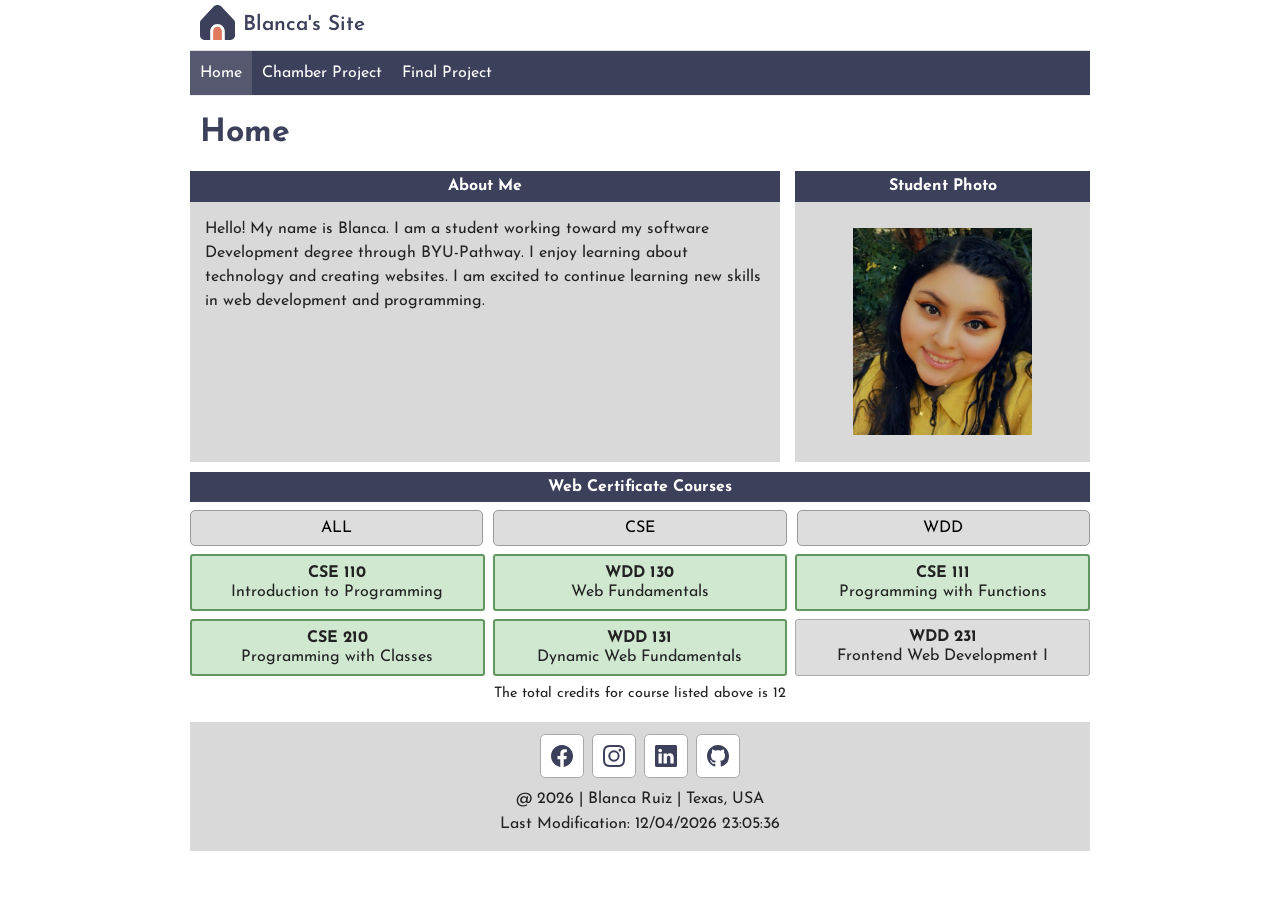
<file: index.html>
<!DOCTYPE html>
<html lang="en">
<head>

    <meta charset="UTF-8">
    <meta name="viewport" content="width=device-width, initial-scale=1.0">

    <title>Blanca's Home Page | Wdd 231</title>
    <meta name="description" content="Blanca's WDD 231 course home page featuring information about me, my web development courses, and my progress as a BYUPathway student.">
    <meta name="author" content="Blanca Ruiz">
    
    <!--Open graph meta properties-->
    <meta property="og:title" content="Blanca's Home Page | WDD 231">
    <meta property="og:description" content="Blanca's WDD 231 course home page">
    <meta property="og:image" content="https://nely15.github.io/wdd231/images/student_photo.jpg">
    <meta property="og:url" content="https://nely15.github.io/wdd231/index.html">
    <meta property="og:type" content="website">

    <!-- Google Font Here -->
    <link rel="preconnect" href="https://fonts.googleapis.com">
    <link rel="preconnect" href="https://fonts.gstatic.com" crossorigin>
    <link
        href="https://fonts.googleapis.com/css2?family=Josefin+Sans:ital,wght@0,100..700;1,100..700&family=Montserrat:ital,wght@0,100..900;1,100..900&family=Roboto+Slab:wght@100..900&display=swap"
        rel="stylesheet">

    <!-- Style Sheets here -->
    <link rel="stylesheet" href="styles/normalize.css">
    <link rel="stylesheet" href="styles/base.css">
    <link rel="stylesheet" href="styles/larger.css">

    <!--Favicon-->
    <link rel="icon" href="favicon.ico">

    <!-- JavaScript -->
    <script src="scripts/navigation.js" defer></script>
    <script src="scripts/date.js" defer></script>
    <script src="scripts/course.js" defer></script>

</head>

<body>

    <header>

        <img src="images/home.svg" alt="Site Logo" width="512" height="512">
        <span>Blanca's Site </span>
        <button id="ham-btn" class="hamburger" aria-label="Open navigation menu"></button>
    
    </header>


    <nav id="nav-bar" class="navigation">
        <ul>
            <li class="current"><a href="index.html">Home</a></li>
            <li><a href="chamber/index.html">Chamber Project</a></li>
            <li><a href="finalproject/index.html">Final Project</a></li>
    </ul>

    </nav>

    <main>
        <h1>Home</h1>

        <div class="top-content">

            <section class="about">

                <h2>About Me</h2>

                <p>
                    Hello! My name is Blanca. I am a student working toward my software Development
                    degree through BYU-Pathway. I enjoy learning about technology and creating websites. 
                    I am excited to continue learning new skills in web development and programming. 
                </p>

            </section>


            <section class="student-photo">

                <h2>Student Photo</h2>

                <div class="photo-box">
                    <img src="images/student_photo.jpg" alt="Photo of Blanca" width="300" height="400">
                </div>

            </section>

        </div>

        <section class="courses">

            <h2>Web Certificate Courses</h2>

            <div class="course-buttons">

                <button id="all">ALL</button>
                <button id="cse">CSE</button>
                <button id="wdd">WDD</button>

            </div>

            <div id="course-list"></div>

            <p id="credits"></p>

        </section>

    </main>

    <footer>

        <div class="social">

            <a href="https://www.facebook.com/shiori.haruno" target="_blank" rel="noopener noreferrer"><img src="images/facebook.svg" alt="Facebook" width="22" height="22"></a>
            <a href="https://www.instagram.com/shiorinelyel/" target="_blank" rel="noopener noreferrer"><img src="images/instagram.svg" alt="Instagram" width="22" height="22"></a>
            <a href="https://www.linkedin.com/in/ruiz-blanca/" target="_blank" rel="noopener noreferrer"><img src="images/linkedin.svg" alt="Linked In" width="22" height="22"></a>
            <a href="http://github.com/nely15" target="_blank" rel="noopener noreferrer"><img src="images/github.svg" alt="Git Hub" width="22" height="22"></a>
            
        </div>

        <p>
             @ <span id="currentyear"></span>
             | Blanca Ruiz | Texas, USA
        </p>

        <p id="lastModified"></p>
        
    </footer>
    
</body>
</html>
</file>
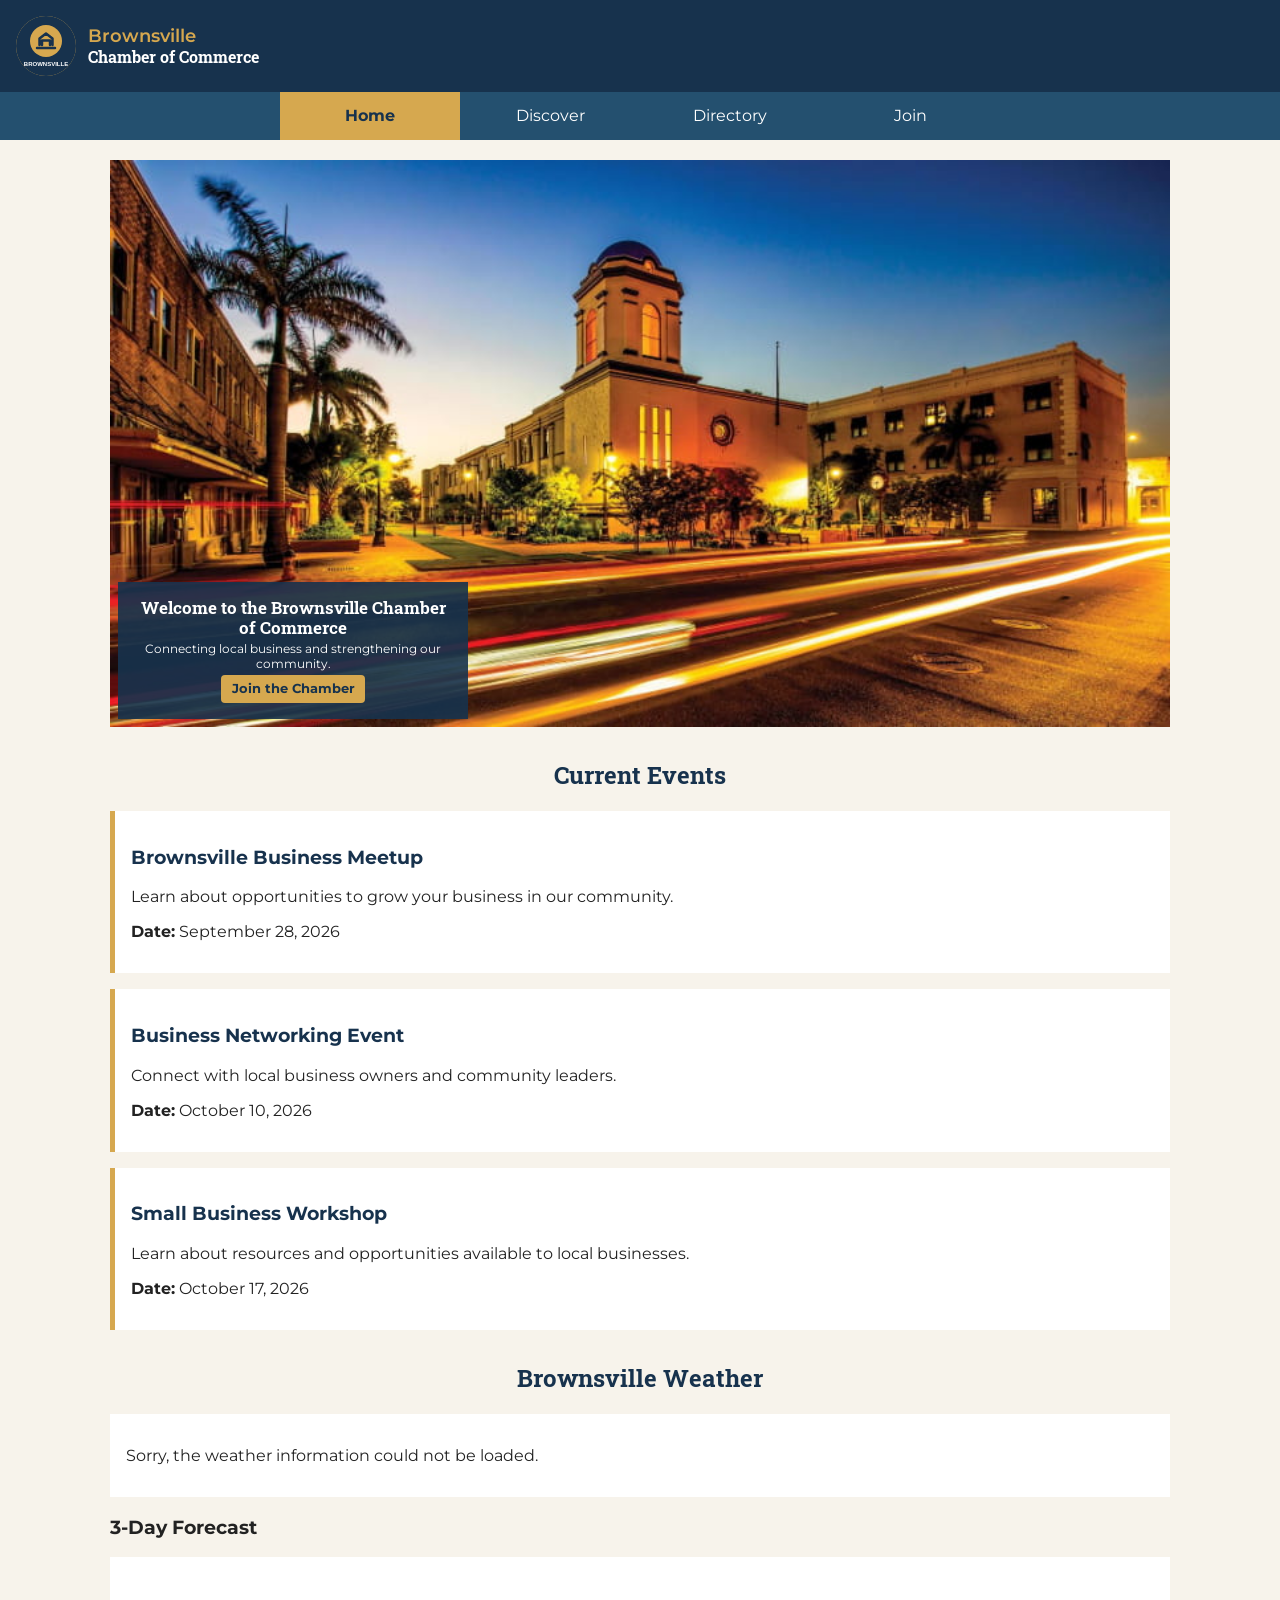
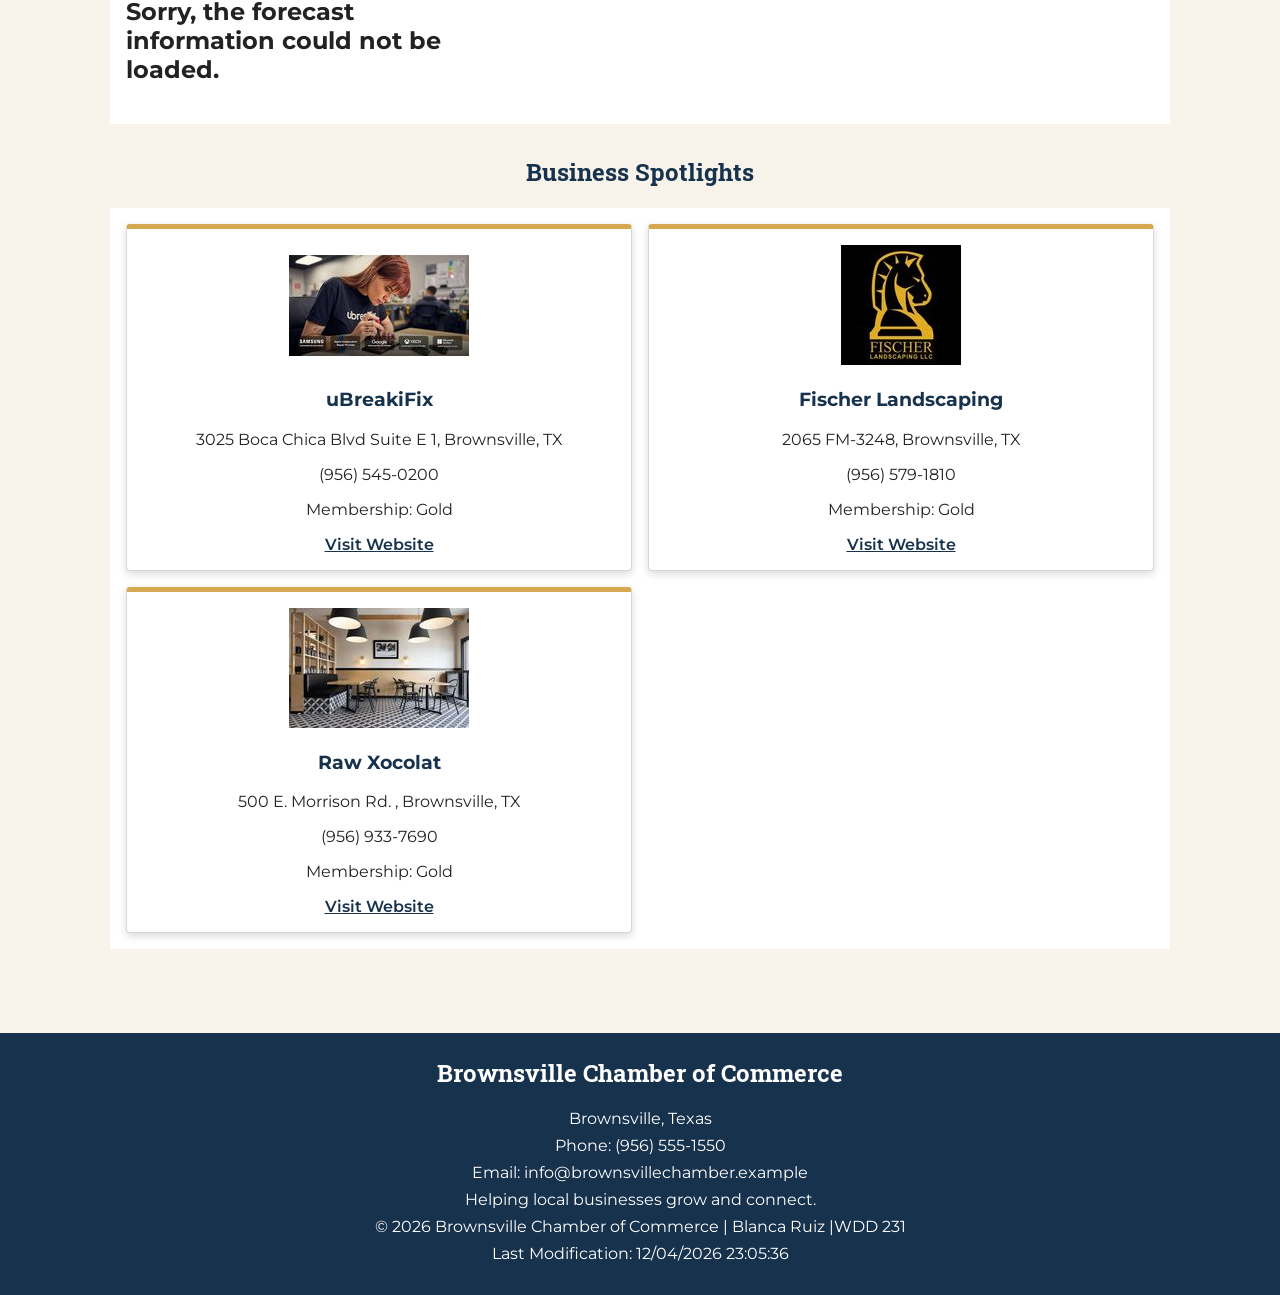
<file: chamber/index.html>
<!DOCTYPE html>
<html lang="en">

<head>
    <meta charset="UTF-8">
    <meta name="viewport" content="width=device-width, initial-scale=1.0">

    <title>Brownsville Chamber of Commerce | Home</title>
    <meta name="description" content="Welcome to the Brownsville Chamber of Commerce.  Connect with local businesses, discover community events, and grow your business in Brownsville, Texas.">
    <meta name="author" content="Blanca Ruiz">


    <meta property="og:title" content="Brownsville Chamber of Commerce | Home Page">
    <meta property="og:description" content="Connect with local businesses, discover community events, and grow your business in Brownsville, Texas.">
    <meta property="og:image" content="https://nely15.github.io/wdd231/chamber/images/chamber_social.png">
    <meta property="og:url" content="https://nely15.github.io/wdd231/chamber/index.html">
    <meta property="og:type" content="website">

    <link rel="icon" href="favicon.ico">

    <link rel="preconnect" href="https://fonts.googleapis.com">
    <link rel="preconnect" href="https://fonts.gstatic.com" crossorigin>
    <link
        href="https://fonts.googleapis.com/css2?family=Montserrat:wght@400;500;600;700&family=Roboto+Slab:wght@600;700&display=swap"
        rel="stylesheet">
    

    <link rel="stylesheet" href="styles/normalize.css">
    <link rel="stylesheet" href="styles/small.css">
    <link rel="stylesheet" href="styles/larger.css">

    <script src="scripts/navigation.js" defer></script>
    <script src="scripts/date.js" defer></script>
    <script src="scripts/home.js" defer></script>
    
</head>

<body>
    <header>

        <a class="brand" href="index.html" aria-label="Home">
            <img src="images/chamber_logo.svg" alt="Brownsville Chamber logo" width="60" height="60">
            <span class="brand-name">
                <span>Brownsville</span>
                <strong>Chamber of Commerce</strong>
            </span>
        </a>

        <button id="ham-btn" class="hamburger" aria-label="Open navigation menu" aria-controls="nav-bar" aria-expanded="false"></button> 
    </header>

    <nav id="nav-bar" class="navigation" aria-label="Main navigation">
        <ul>

            <li><a href="index.html" class="current" aria-current="page">Home</a></li>
            <li><a href="discover.html">Discover</a></li>
            <li><a href="directory.html">Directory</a></li>
            <li><a href="join.html">Join</a></li>

        </ul>

    </nav>

    <main>
        
        <section class="hero">

            <img src="images/hero_image.jpg"
                alt="Brownsville community and local businesses"
                width="1200"
                height="630"
                fetchpriority="high">

            <div class="hero-content">

                <h1>Welcome to the Brownsville Chamber of Commerce</h1>

                <p>Connecting local business and strengthening our community.</p>

                <a href="join.html" class="cta">Join the Chamber</a>

            </div>

        </section>

        <section class="events">

            <h2>Current Events</h2>
  
            <article>

                <h3>Brownsville Business Meetup</h3>

                <p>Learn about opportunities to grow your business in our community.</p>

                <p><strong>Date:</strong> September 28, 2026</p>


            </article>

            <article>

                <h3>Business Networking Event</h3>

                <p>Connect with local business owners and community leaders.</p>
               
                <p><strong>Date:</strong> October 10, 2026</p>

            </article>

            <article>

                <h3>Small Business Workshop</h3>
               
                <p>Learn about resources and opportunities available to local businesses.</p>
               
                <p><strong>Date:</strong> October 17, 2026</p>

            </article>

        </section>

        <section class="weather">

            <h2>Brownsville Weather</h2>

            <div id="current-weather">

                <p>Loading weather...</p>

            </div>

            <div id="forecast">
                <h3>3-Day Forecast</h3>

                <div id="forecast-list">

                    <p>Loading forecast...</p>

                </div>
                
            </div>

        </section>

        <section class="spotlights">

            <h2>Business Spotlights</h2>

            <div id="spotlight-list">

                <p>Loading business spotlights...</p>

            </div>

        </section>
       
    </main>


    <footer>
        <div class="footer-info">

            <h2>Brownsville Chamber of Commerce</h2>
            <p>Brownsville, Texas</p>
            <p>Phone: (956) 555-1550</p>
            <p>Email: info@brownsvillechamber.example</p>
            <p>Helping local businesses grow and connect.</p>

        </div>

        <p>&copy; <span id="currentyear"></span> Brownsville Chamber of Commerce | Blanca Ruiz |WDD 231</p>
        <p id="lastModified"></p>
    </footer>
    
</body>
</html>
</file>
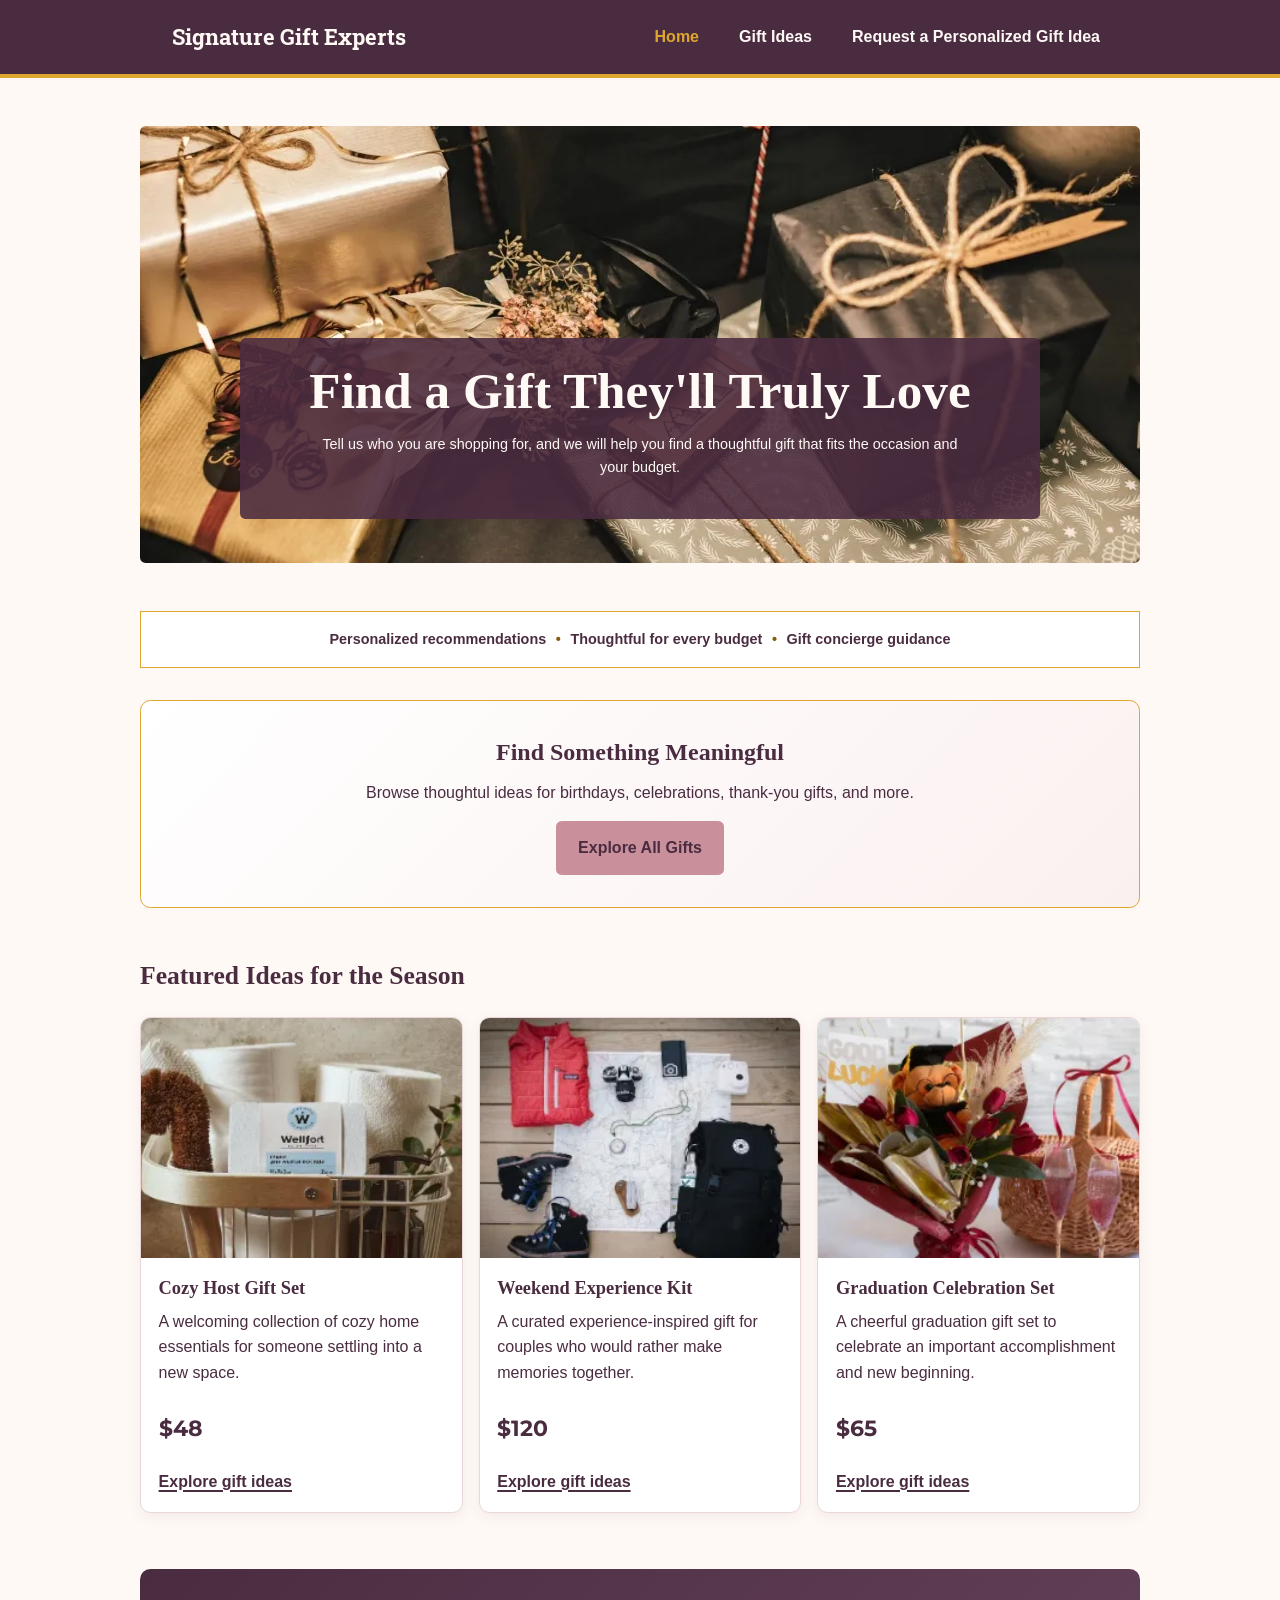
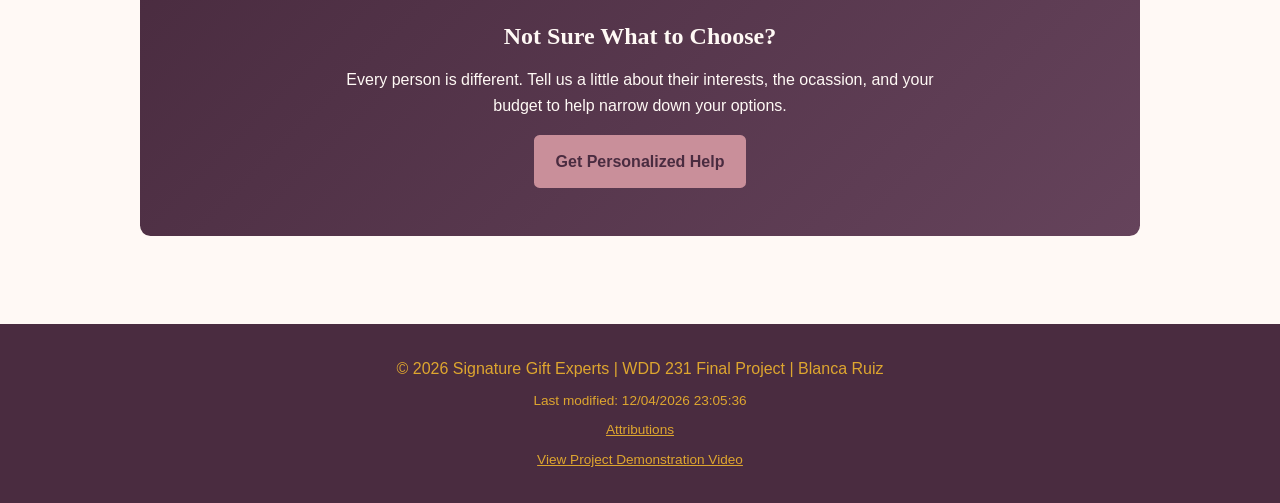
<file: finalproject/index.html>
<!DOCTYPE html>
<html lang="en">
<head>

    <meta charset="UTF-8">
    <meta name="viewport" content="width=device-width, initial-scale=1.0">

    <title>Signature Gift Experts | Thoughtful Gifts, Thoughtfully Chosen</title>

    <meta name="description" content="Discover thoughtful gift ideas for birthdays, celebrations, and special people with Signature Gift Experts.">
    <meta name="author" content="Blanca Ruiz">
    <meta property="og:title" content="Signature Gift Experts | Thoughtful Gifts, Thoughtfully Chosen">
    <meta property="og:description" content="Discover thoughtful gift ideas for birthdays, celebrations, and special people with Signature Gift Experts.">
    <meta property="og:type" content="website">
    <meta property="og:url" content="https://nely15.github.io/wdd231/finalproject/index.html">
    <meta property="og:image" content="https://nely15.github.io/wdd231/finalproject/images/gift-hero.webp">

    <link rel="stylesheet" href="styles/small.css">
    <link rel="stylesheet" href="styles/medium.css" media="screen and (min-width: 641px)">
    <link rel="stylesheet" href="styles/large.css" media="screen and (min-width: 1025px)">

    <!-- Google Font Here -->
    <link rel="preconnect" href="https://fonts.googleapis.com">
    <link rel="preconnect" href="https://fonts.gstatic.com" crossorigin>
    <link
        href="https://fonts.googleapis.com/css2?family=Montserrat:ital,wght@0,100..900;1,100..900&family=Roboto+Slab:wght@100..900&display=swap"
        rel="stylesheet">

    <link rel="icon" href="favicon.ico">

    <script type="module" src="scripts/navigation.js"></script>
    <script type="module" src="scripts/home.js"></script>

</head>

<body>
    
    <a class="skip-link" href="#main-content">Skip to main content</a>

    <header>

        <div class="header-content">

            <a href="index.html" class="logo">Signature Gift Experts</a>

            <button
                class="menu-button"
                type="button"
                aria-label="Open navigation menu"
                aria-expanded="false"
                aria-controls="primary-navigation"
            >
                ☰
            </button>

            <nav class="navigation" id="primary-navigation" aria-label="Main navigation">

                <a href="index.html" >Home</a>

                <a href="gifts.html">Gift Ideas</a>

                <a href="find.html">Request a Personalized Gift Idea</a>

            </nav>

        </div>

    </header>

    <main id="main-content">

        <section class="hero">

            <div class="hero-image">

                <img
                    src="images/gift-hero.webp"
                    alt="Elegantly wrapped gift ready to be given"
                >

            </div>

            <div class="hero-content">

                <h1>Find a Gift They'll Truly Love</h1>

                <p>
                    Tell us who you are shopping for, and we will help you find 
                    a thoughtful gift that fits the occasion and your budget.

                </p>

            </div>

        </section>

        <div class="intro">

            <p>
                Personalized recommendations
                <span>•</span>
                Thoughtful for every budget
                <span>•</span>
                Gift concierge guidance

            </p>

        </div>

        <section class="gift-search">

            <h2>Find Something Meaningful</h2>

            <p>

                Browse thoughtul ideas for birthdays, 
                celebrations, thank-you gifts, and more.
            
            </p>

            <a href="gifts.html" class="button">Explore All Gifts</a>

        </section>

        <section class="featured">

            <div class="section-heading">

                <h2>Featured Ideas for the Season</h2>

            </div>

            <div id="featured-gifts" class="gift-grid"></div>

        </section>

        <section class="call-to-action">

            <h2>Not Sure What to Choose?</h2>

            <p>

                Every person is different. Tell us a little about their interests,
                the ocassion, and your budget to help narrow down your options. 

            </p>

            <a href="find.html" class="button">Get Personalized Help</a>

        </section>

    </main>
    
    <footer>

        <p>&copy; <span id="currentyear"></span> Signature Gift Experts | WDD 231 Final Project | Blanca Ruiz</p>
        <p id="lastModified"></p>
        <p><a href="attributions.html">Attributions</a></p>
        <p><a href="https://www.youtube.com/watch?v=Bp8pftNggJk" target="_blank" rel="noopener noreferrer">
             View Project Demonstration Video
        </a></p>
    
    </footer>
</body>
</html>
</file>
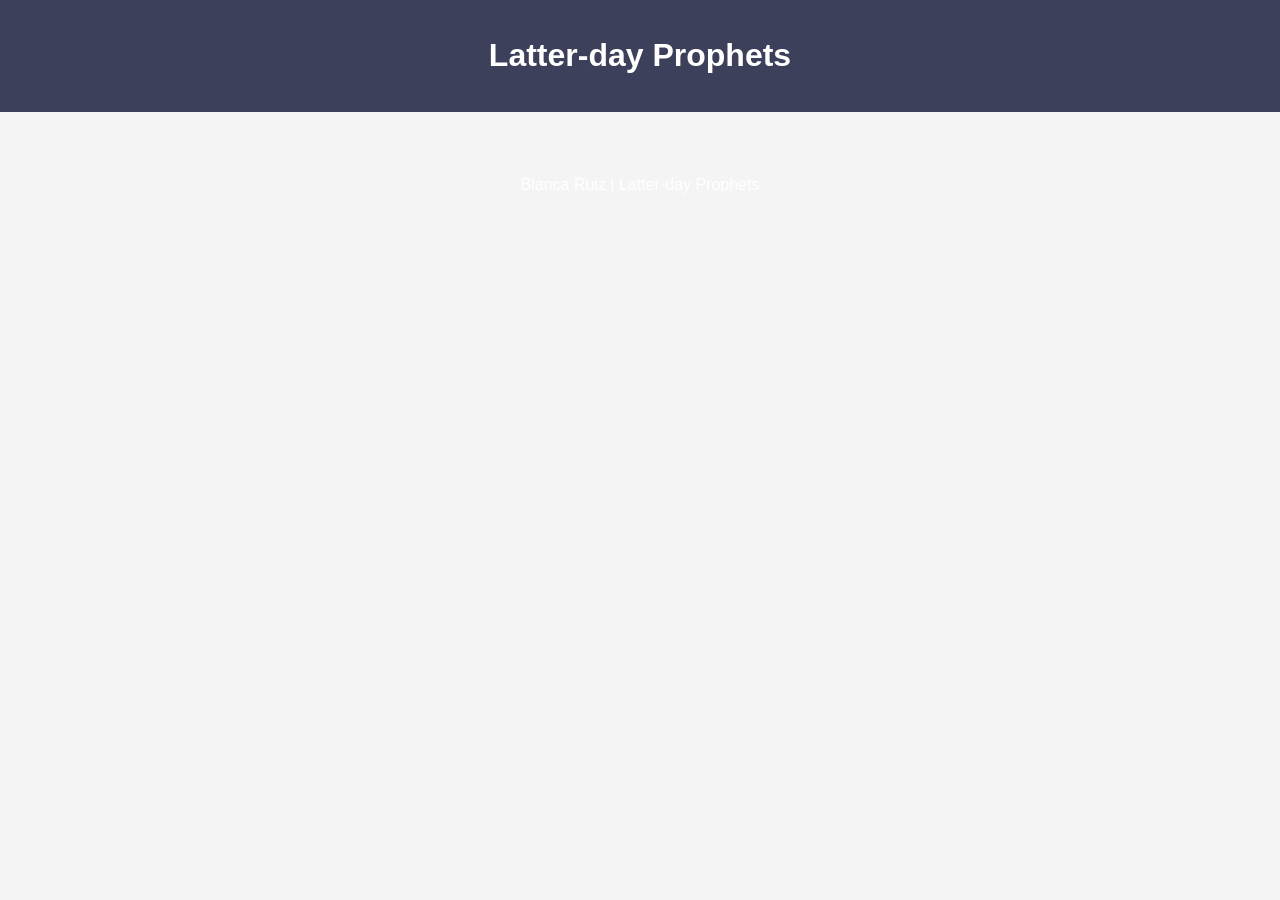
<file: prophets.html>
<!DOCTYPE html>
<html lang="en">
    <head>

        <meta charset="UTF-8">
        <meta name="viewport"  content="width=device-width, initial-scale=1.0">

        <title>Latter-day Prophets</title>
        <meta name="description" content="A page displaying the latter-day prophets of The Church of Jesus Christ of Latter-day Saints.">
        <meta name="author" content="Blanca Ruiz">

        <link rel="stylesheet" href="styles/prophets.css">

        <script src="scripts/prophets.js" defer></script>
    
    </head>

    <body>

        <header>

            <h1>Latter-day Prophets</h1>

        </header>

        <main>
            
            <div id="cards"></div>

        </main>

        <footer>

            Blanca Ruiz | Latter-day Prophets
            
        </footer>
    </body>

</html>
</file>
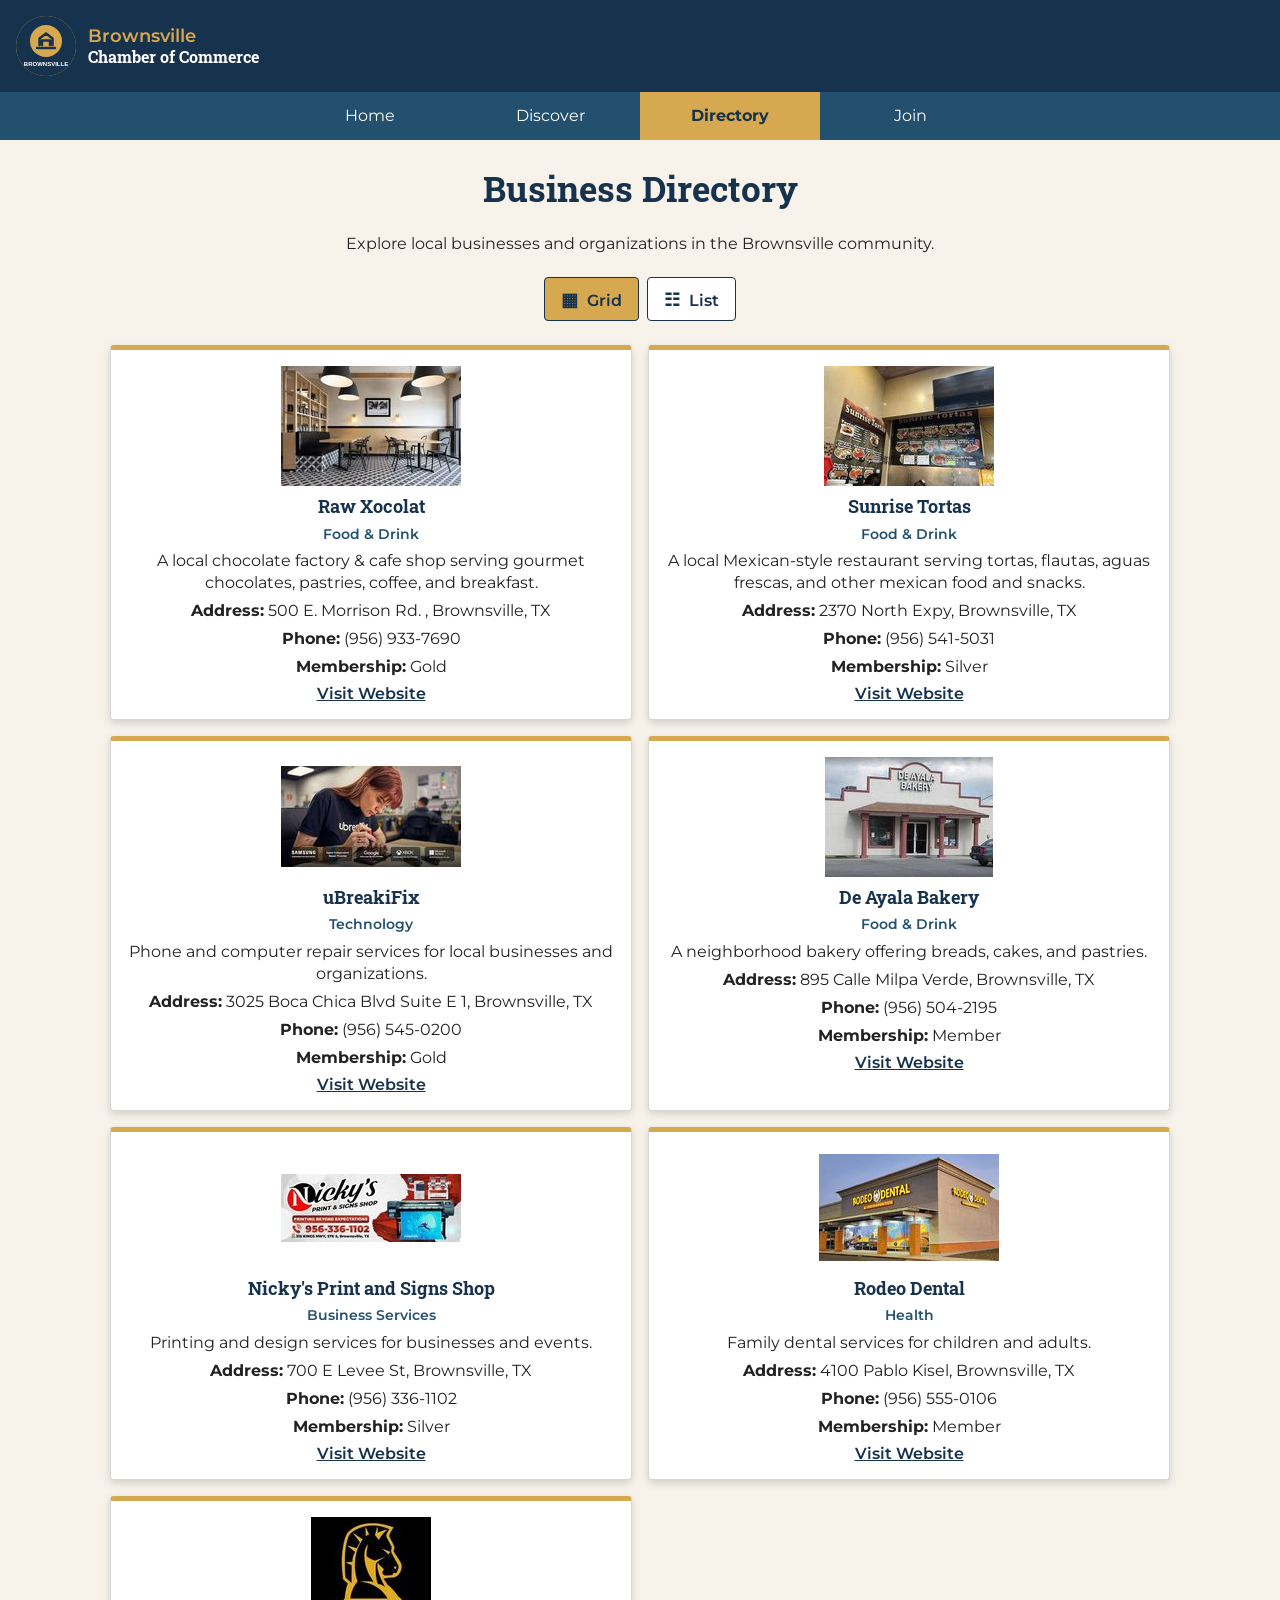
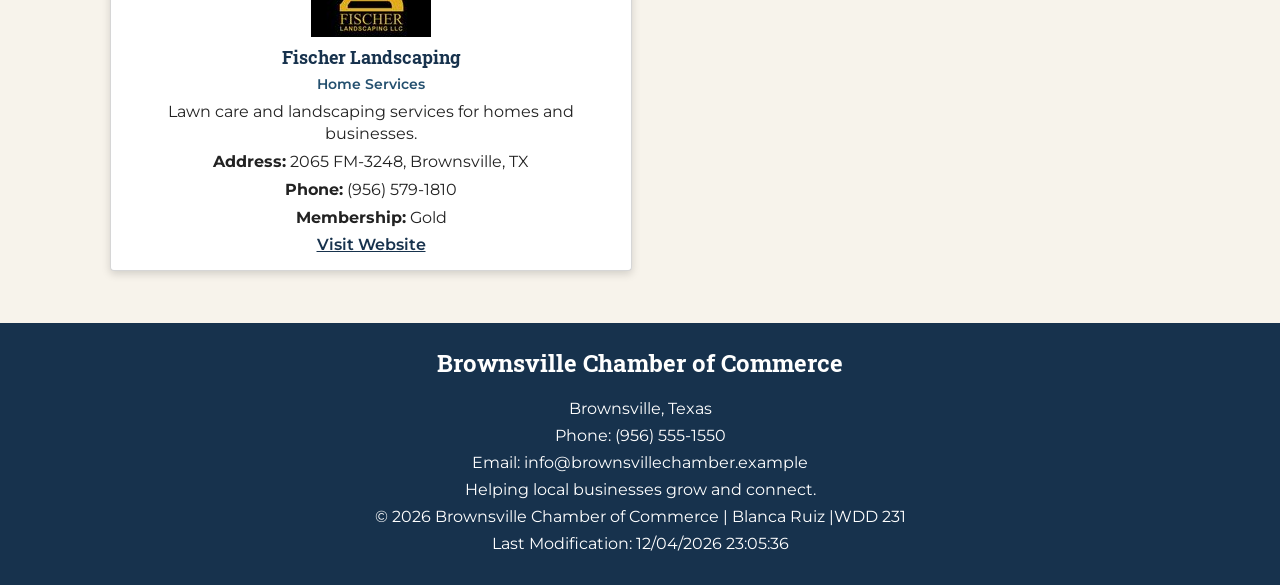
<file: chamber/directory.html>
<!DOCTYPE html>
<html lang="en">

<head>
    <meta charset="UTF-8">
    <meta name="viewport" content="width=device-width, initial-scale=1.0">

    <title>Business Directory | Brownsville Chamber of Commerce</title>
    <meta name="description" content="Explore Brownsville Chamber of Commerce members, local businesses, services, and organizations in Brownsville, Texas.">
    <meta name="author" content="Blanca Ruiz">


    <meta property="og:title" content="Brownsville Chamber of Commerce | Business Directory">
    <meta property="og:description" content="Explore local Brownsville businesses and Chamber in the community business directory.">
    <meta property="og:image" content="https://nely15.github.io/wdd231/chamber/images/chamber_social.png">
    <meta property="og:url" content="https://nely15.github.io/wdd231/chamber/directory.html">
    <meta property="og:type" content="website">

    <link rel="icon" href="favicon.ico">

    <link rel="preconnect" href="https://fonts.googleapis.com">
    <link rel="preconnect" href="https://fonts.gstatic.com" crossorigin>
    <link
        href="https://fonts.googleapis.com/css2?family=Montserrat:wght@400;500;600;700&family=Roboto+Slab:wght@600;700&display=swap"
        rel="stylesheet">
    

    <link rel="stylesheet" href="styles/normalize.css">
    <link rel="stylesheet" href="styles/small.css">
    <link rel="stylesheet" href="styles/larger.css">

    <script src="scripts/navigation.js" defer></script>
    <script src="scripts/date.js" defer></script>
    <script src="scripts/directory.js" defer></script>
</head>

<body>
    <header>

        <a class="brand" href="index.html" aria-label="Home">
            <img src="images/chamber_logo.svg" alt="Brownsville Chamber logo" width="60" height="60">
            <span class="brand-name">
                <span>Brownsville</span>
                <strong>Chamber of Commerce</strong>
            </span>
        </a>

        <button id="ham-btn" class="hamburger" aria-label="Open navigation menu" aria-controls="nav-bar" aria-expanded="false"></button> 
    </header>

    <nav id="nav-bar" class="navigation" aria-label="Main navigation">
        <ul>

            <li><a href="index.html">Home</a></li>
            <li><a href="discover.html">Discover</a></li>
            <li><a href="directory.html" class="current" aria-current="page">Directory</a></li>
            <li><a href="join.html">Join</a></li>

        </ul>

    </nav>

    <main>
        <h1>Business Directory</h1>
        <p class="intro">Explore local businesses and organizations in the Brownsville community.</p>

        <div class="view-buttons" role="group" aria-label="Directory view options">

            <button id="grid" class="active" type="button" aria-pressed="true">
                <span aria-hidden="true">▦ </span>Grid
            </button>

            <button id="list" type="button" aria-pressed="false">
                <span aria-hidden="true">☷ </span>List
            </button>

        </div>

        <section id="member-list" class="member-grid" aria-label="Chamber members"></section>

    </main>


    <footer>
        <div class="footer-info">

            <h2>Brownsville Chamber of Commerce</h2>
            <p>Brownsville, Texas</p>
            <p>Phone: (956) 555-1550</p>
            <p>Email: info@brownsvillechamber.example</p>
            <p>Helping local businesses grow and connect.</p>

        </div>

        <p>&copy; <span id="currentyear"></span> Brownsville Chamber of Commerce | Blanca Ruiz |WDD 231</p>
        <p id="lastModified"></p>
    </footer>
    
</body>
</html>
</file>
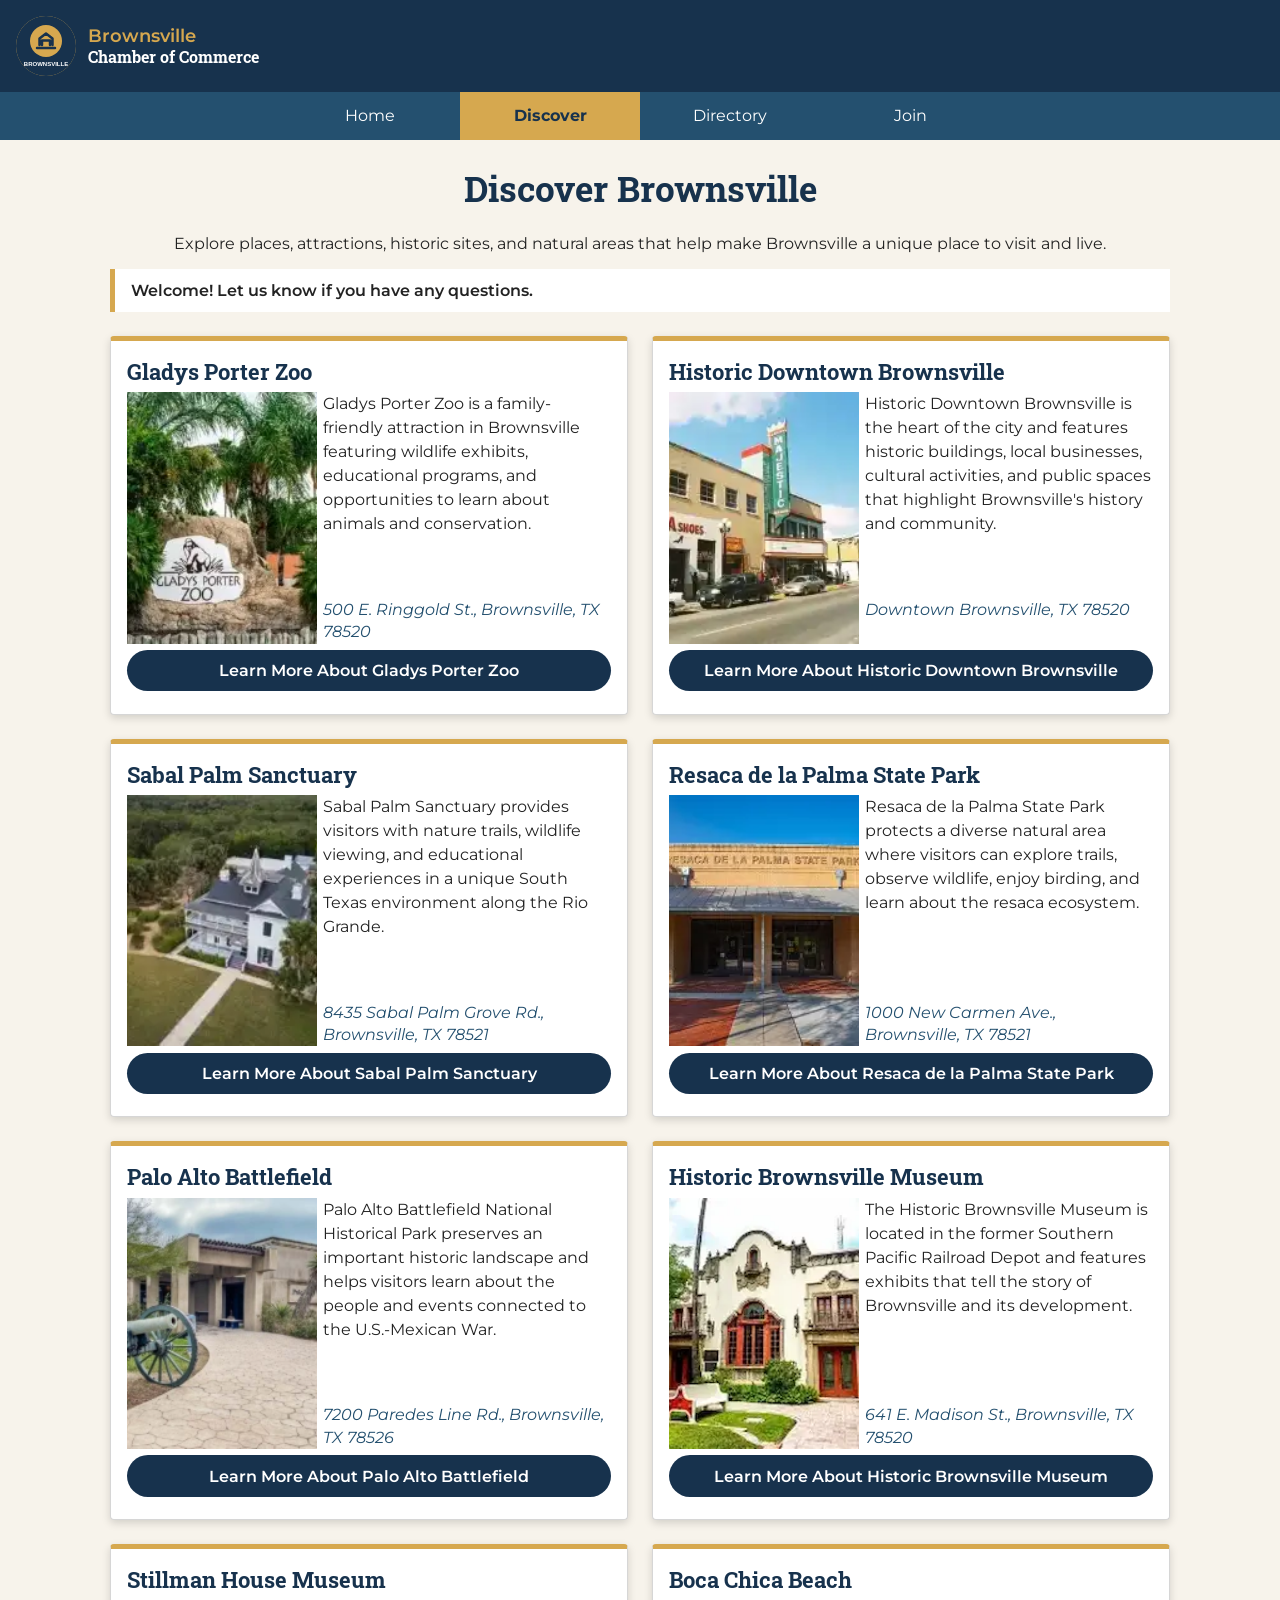
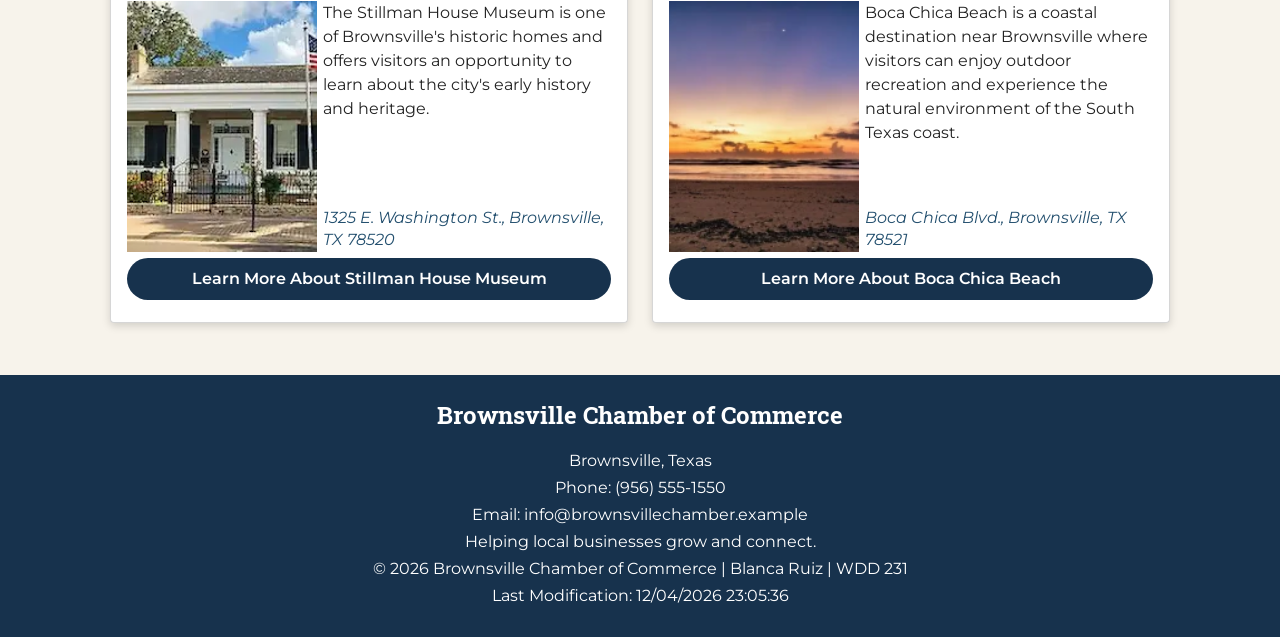
<file: chamber/discover.html>
<!DOCTYPE html>
<html lang="en">

<head>
    <meta charset="UTF-8">
    <meta name="viewport" content="width=device-width, initial-scale=1.0">

    <title>Brownsville Chamber of Commerce | Discover</title>
    <meta name="description"
        content="Discover Brownsville, Texas, through local attractions, historic sites, nature areas, and community destinations.">
    <meta name="author" content="Blanca Ruiz">

    <meta property="og:title" content="Brownsville Chamber of Commerce | Discover">
    <meta property="og:description"
        content="Discover Brownsville attractions, historic sites, natural areas, and community destinations.">
    <meta property="og:image"
        content="https://nely15.github.io/wdd231/chamber/images/chamber_social.png">
    <meta property="og:url" content="https://nely15.github.io/wdd231/chamber/discover.html">
    <meta property="og:type" content="website">

    <link rel="icon" href="favicon.ico">

    <link rel="preconnect" href="https://fonts.googleapis.com">
    <link rel="preconnect" href="https://fonts.gstatic.com" crossorigin>
    <link
        href="https://fonts.googleapis.com/css2?family=Montserrat:wght@400;500;600;700&family=Roboto+Slab:wght@600;700&display=swap"
        rel="stylesheet">

    <link rel="stylesheet" href="styles/normalize.css">
    <link rel="stylesheet" href="styles/small.css">
    <link rel="stylesheet" href="styles/medium.css">
    <link rel="stylesheet" href="styles/larger.css">

    <script src="scripts/navigation.js" defer></script>
    <script src="scripts/date.js" defer></script>
    <script type="module" src="scripts/discover.js"></script>
</head>

<body>

    <header>
        <a class="brand" href="index.html" aria-label="Home">
            <img src="images/chamber_logo.svg"
                alt="Brownsville Chamber logo"
                width="60"
                height="60">

            <span class="brand-name">
                <span>Brownsville</span>
                <strong>Chamber of Commerce</strong>
            </span>
        </a>

        <button id="ham-btn"
            class="hamburger"
            type="button"
            aria-label="Open navigation menu"
            aria-controls="nav-bar"
            aria-expanded="false">
        </button>
    </header>

    <nav id="nav-bar" class="navigation" aria-label="Main navigation">
        <ul>
            <li><a href="index.html">Home</a></li>
            <li>
                <a href="discover.html"
                    class="current"
                    aria-current="page">
                    Discover
                </a>
            </li>
            <li><a href="directory.html">Directory</a></li>
            <li><a href="join.html">Join</a></li>
        </ul>
    </nav>

    <main>

        <h1>Discover Brownsville</h1>

        <p class="intro">
            Explore places, attractions, historic sites, and natural areas
            that help make Brownsville a unique place to visit and live.
        </p>

        <div id="visit-message" class="visit-message"></div>

        <section
            id="discover-grid"
            class="discover-grid"
            aria-label="Brownsville places of interest">
        </section>

    </main>

    <footer>

        <div class="footer-info">
            <h2>Brownsville Chamber of Commerce</h2>
            <p>Brownsville, Texas</p>
            <p>Phone: (956) 555-1550</p>
            <p>Email: info@brownsvillechamber.example</p>
            <p>Helping local businesses grow and connect.</p>
        </div>

        <p>
            &copy; <span id="currentyear"></span>
            Brownsville Chamber of Commerce |
            Blanca Ruiz |
            WDD 231
        </p>

        <p id="lastModified"></p>

    </footer>

</body>
</html>
</file>
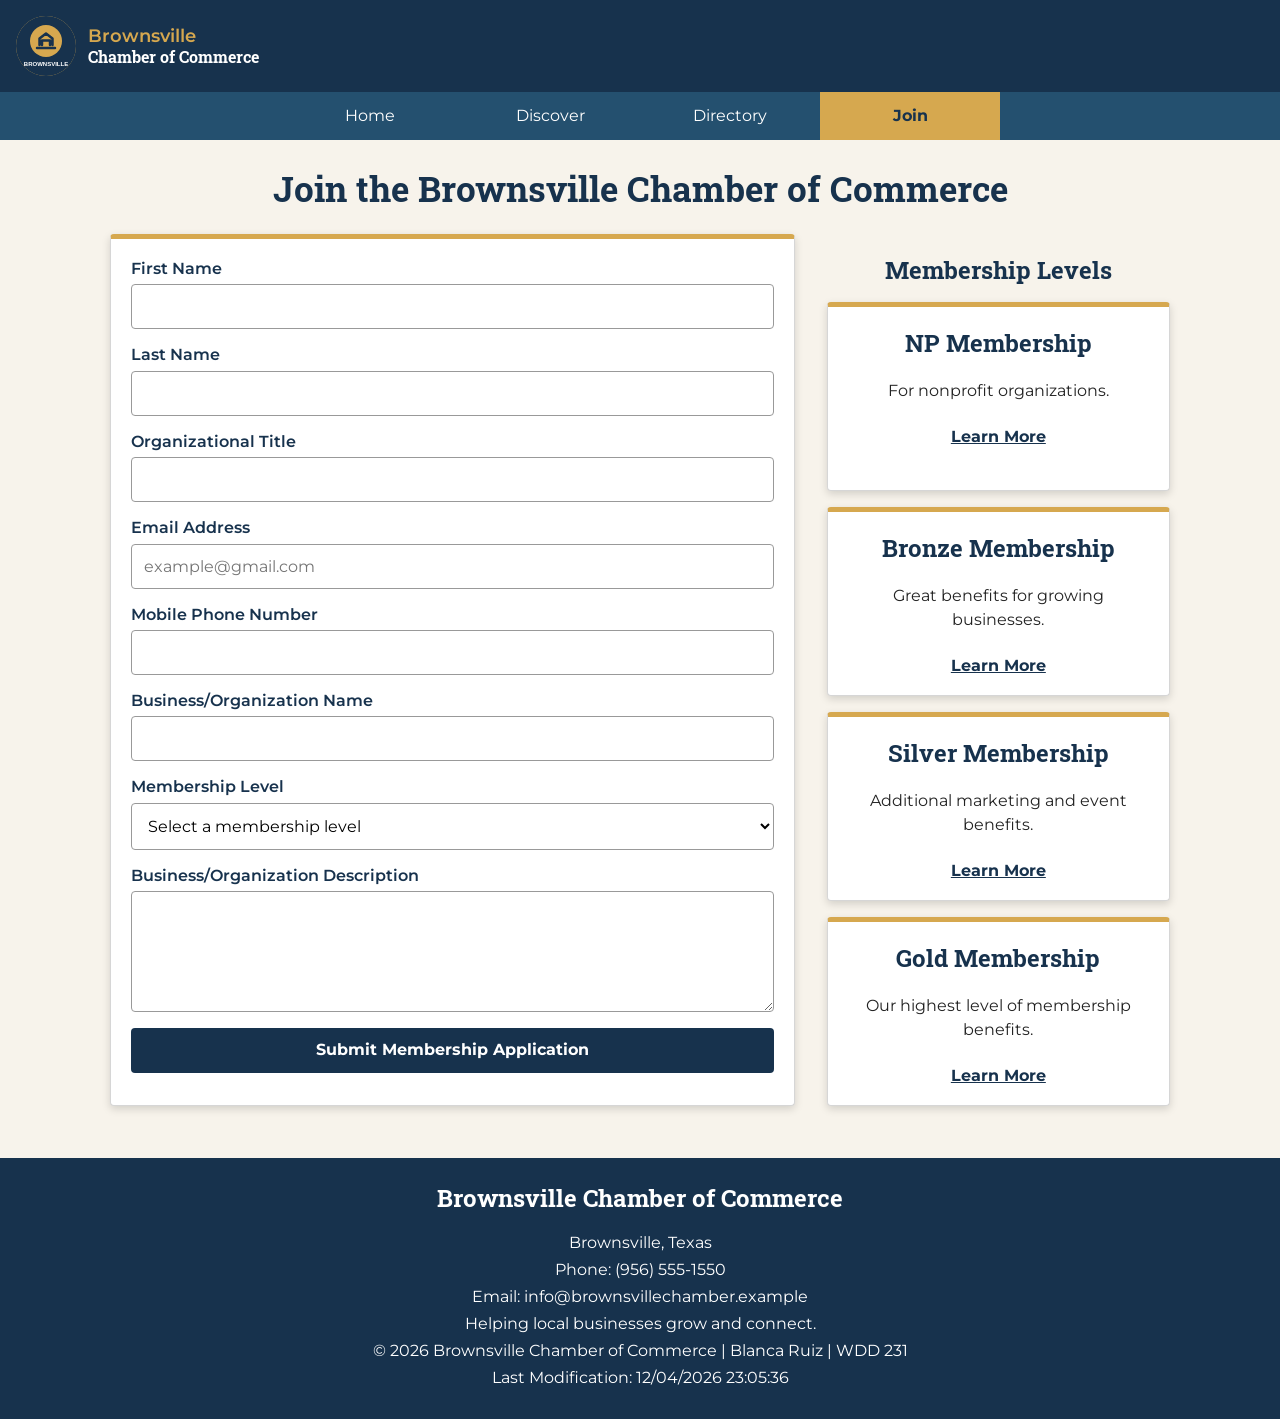
<file: chamber/join.html>
<!DOCTYPE html>
<html lang="en">

<head>
    <meta charset="UTF-8">
    <meta name="viewport" content="width=device-width, initial-scale=1.0">

    <title>Brownsville Chamber of Commerce | Join</title>
    <meta name="description" content="Explore Brownsville Chamber of Commerce members, local businesses, services, and organizations in Brownsville, Texas.">
    <meta name="author" content="Blanca Ruiz">


    <meta property="og:title" content="Brownsville Chamber of Commerce | Join Page">
    <meta property="og:description" content="Join the Brownsville Chamber of Commerce and connect with local businesses and organizations.">
    <meta property="og:image" content="https://nely15.github.io/wdd231/chamber/images/chamber_social.png">
    <meta property="og:url" content="https://nely15.github.io/wdd231/chamber/join.html">
    <meta property="og:type" content="website">

    <link rel="icon" href="favicon.ico">

    <link rel="preconnect" href="https://fonts.googleapis.com">
    <link rel="preconnect" href="https://fonts.gstatic.com" crossorigin>
    <link
        href="https://fonts.googleapis.com/css2?family=Montserrat:wght@400;500;600;700&family=Roboto+Slab:wght@600;700&display=swap"
        rel="stylesheet">
    

    <link rel="stylesheet" href="styles/normalize.css">
    <link rel="stylesheet" href="styles/small.css">
    <link rel="stylesheet" href="styles/larger.css">

    <script src="scripts/navigation.js" defer></script>
    <script src="scripts/date.js" defer></script>
    <script src="scripts/join.js" defer></script>
    
</head>

<body>
    <header>

        <a class="brand" href="index.html" aria-label="Home">
            <img src="images/chamber_logo.svg" alt="Brownsville Chamber logo" width="60" height="60">
            <span class="brand-name">
                <span>Brownsville</span>
                <strong>Chamber of Commerce</strong>
            </span>
        </a>

        <button id="ham-btn" class="hamburger" type="button" aria-label="Open navigation menu" aria-controls="nav-bar" aria-expanded="false"></button> 
    </header>

    <nav id="nav-bar" class="navigation" aria-label="Main navigation">
        <ul>

            <li><a href="index.html">Home</a></li>
            <li><a href="discover.html">Discover</a></li>
            <li><a href="directory.html">Directory</a></li>
            <li><a href="join.html" class="current" aria-current="page">Join</a></li>

        </ul>

    </nav>

    <main>

        <h1>Join the Brownsville Chamber of Commerce</h1>

        <div class="join-layout">
        
            <form method="get" action="thankyou.html" class="join-form">

                <label>

                    First Name

                    <input

                        type="text"
                        name="firstName"
                        title="Enter your first name"
                        autocomplete="given-name"
                        required

                    >

                </label>

                <label>

                    Last Name

                    <input

                        type="text"
                        name="lastName"
                        title="Enter your last name"
                        autocomplete="family-name"
                        required

                    >
                    
                </label>
                
                <label>

                    Organizational Title

                    <input

                        type="text"
                        name="organizationTitle"
                        title="Enter your organizational title using at least 7 letters, spaces, or hyphens"
                        autocomplete="organization-title"
                        pattern="[A-Za-z -]{7,}"

                    >
                    
                </label>
                
                <label>

                    Email Address

                    <input

                        type="email"
                        name="email"
                        title="Enter your email address"
                        autocomplete="email"
                        placeholder="example@gmail.com"
                        required

                    >
                    
                </label>
                
                <label>

                    Mobile Phone Number

                    <input

                        type="tel"
                        name="phone"
                        title="Enter your mobile phone number"
                        autocomplete="tel"
                        required

                    >
                    
                </label>
    
                <label>

                    Business/Organization Name

                    <input

                        type="text"
                        name="organization"
                        title="Enter your business or organization name"
                        autocomplete="organization"
                        required

                    >
                    
                </label>
                            
                <label>

                    Membership Level

                    <select name="membership" title="Select a membership level" required>

                        <option value="" disabled selected>Select a membership level</option>
                        <option value="np">NP Membership</option>
                        <option value="bronze">Bronze Membership</option>
                        <option value="silver">Silver Membership</option>
                        <option value="gold">Gold Membership</option>

                    </select>
                            
                </label>
                
                <label>

                    Business/Organization Description

                    <textarea
                        
                        name="description"
                        title="Enter a description of your business or organization"
                        rows="5"

                    ></textarea>
                    
                </label>

                <input

                    type="hidden"
                    name="timestamp"
                    id="timestamp"

                >    

                <input type="submit" value="Submit Membership Application">
                            
            </form>


            <section class="membership-levels">

                <h2>Membership Levels</h2>

                <article class="membership-card">

                    <h2>NP Membership</h2>

                    <p>For nonprofit organizations.</p>

                    <a href="#np-modal">Learn More</a>

                </article>
                
                <article class="membership-card">

                    <h2>Bronze Membership</h2>

                    <p>Great benefits for growing businesses.</p>

                    <a href="#bronze-modal">Learn More</a>
                    
                </article>
                
                <article class="membership-card">

                    <h2>Silver Membership</h2>

                    <p>Additional marketing and event benefits.</p>

                    <a href="#silver-modal">Learn More</a>
                    
                </article>
                
                <article class="membership-card">

                    <h2>Gold Membership</h2>

                    <p>Our highest level of membership benefits.</p>

                    <a href="#gold-modal">Learn More</a>
                    
                </article>

            </section>

        </div>
        
        <dialog id="np-modal">

            <button type="button" class="close-modal" aria-label="Close dialog">X</button>

            <h2>NP Membership</h2>

            <p>NP Membership is available for nonprofit organizations and has no membership fee.</p>

            <ul>

                <li>Chamber networking opportunities</li>

                <li>Community events</li>

                <li>Nonprofit organization support</li>

            </ul>

            <p class="membership-cost">COST: Free</p>

        </dialog>

        <dialog id="bronze-modal">

            <button type="button" class="close-modal" aria-label="Close dialog">X</button>

            <h2>Bronze Membership</h2>

            <p>Bronze Membership provides basic chamber benefits for growing businesses.</p>

            <ul>

                <li>Networking opportunities</li>

                <li>Business training</li>

                <li>Event discounts</li>

            </ul>

            <p class="membership-cost">COST: $25</p>

        </dialog>

        <dialog id="silver-modal">
            
            <button type="button" class="close-modal" aria-label="Close dialog">X</button>

            <h2>Silver Membership</h2>

            <p>Silver Membership includes additional opportunities to promote your business.</p>

            <ul>

                <li>Networking opportunities</li>

                <li>Business training</li>

                <li>Event discounts</li>

                <li>Advertising opportunities</li>

            </ul>
            
            <p class="membership-cost">COST: $50</p>

        </dialog>

        <dialog id="gold-modal">
            
            <button type="button" class="close-modal" aria-label="Close dialog">X</button>


            <h2>Gold Membership</h2>

            <p>Gold Membership includes expanded marketing and chamber benefits for established businesses.</p>

            <ul>

                <li>Networking opportunities</li>

                <li>Business training</li>

                <li>Event discounts</li>

                <li>Advertising opportunities</li>

                <li>Home page spotlight opportunities</li>

                <li>Special chamber events</li>

            </ul>
            
            <p class="membership-cost">COST: $100</p>

        </dialog>

    </main>


    <footer>
        <div class="footer-info">

            <h2>Brownsville Chamber of Commerce</h2>
            <p>Brownsville, Texas</p>
            <p>Phone: (956) 555-1550</p>
            <p>Email: info@brownsvillechamber.example</p>
            <p>Helping local businesses grow and connect.</p>

        </div>

        <p>&copy; <span id="currentyear"></span> Brownsville Chamber of Commerce | Blanca Ruiz | WDD 231</p>
        <p id="lastModified"></p>
    </footer>
    

</body>
</html>
</file>
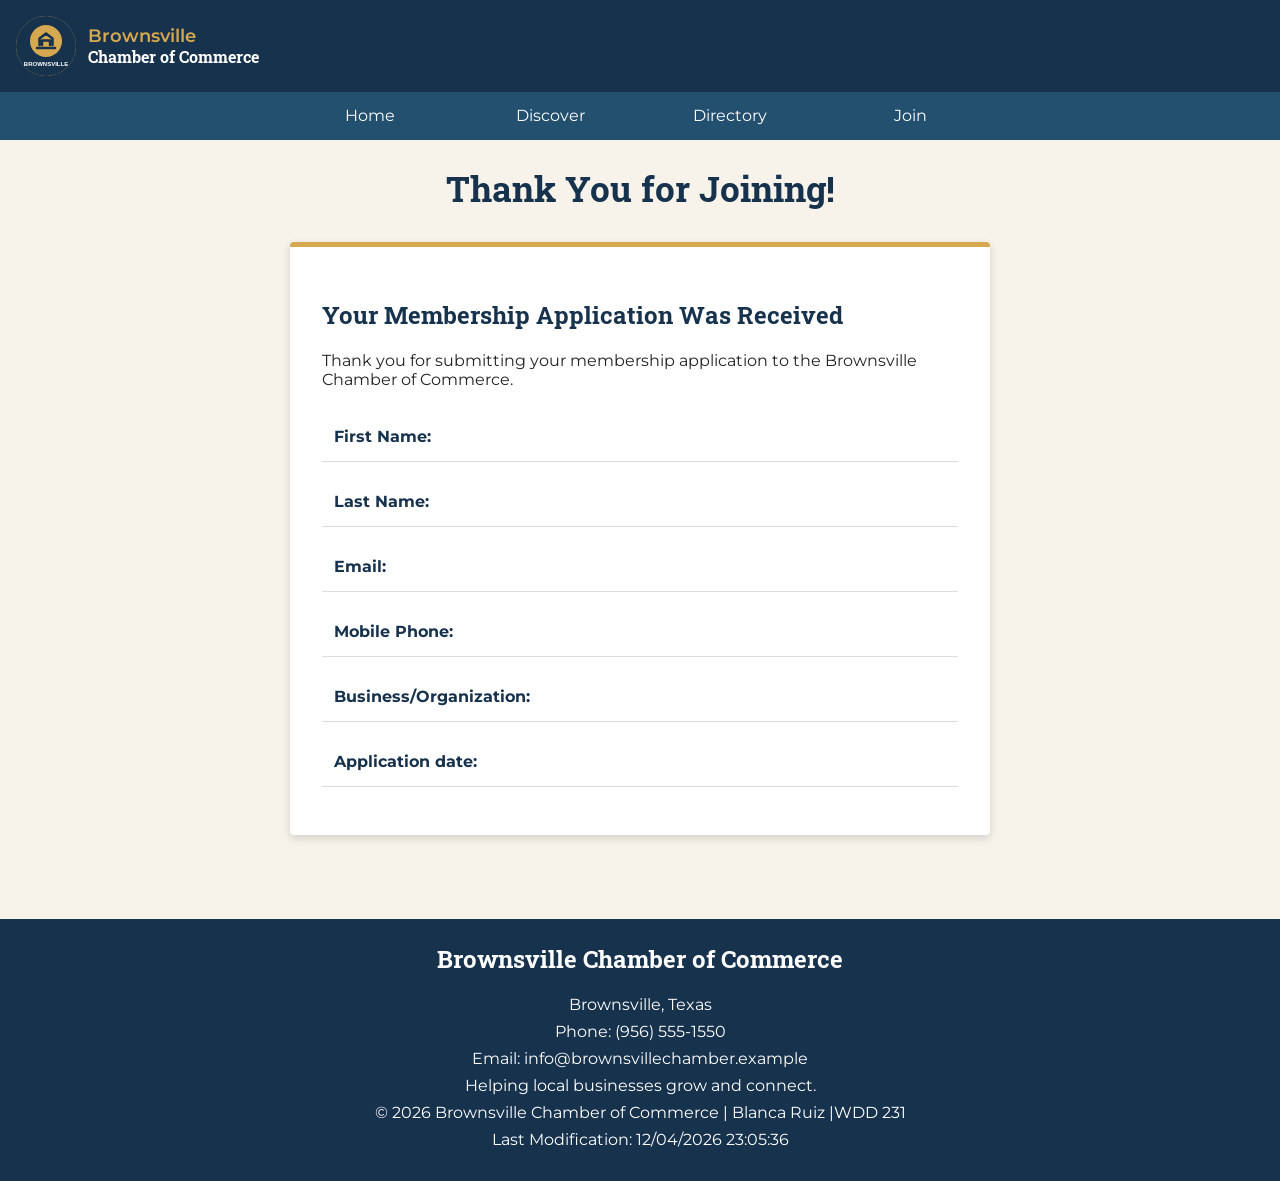
<file: chamber/thankyou.html>
<!DOCTYPE html>
<html lang="en">

<head>
    <meta charset="UTF-8">
    <meta name="viewport" content="width=device-width, initial-scale=1.0">

    <title>Brownsville Chamber of Commerce | Thank You</title>
    <meta name="description" content="Explore Brownsville Chamber of Commerce members, local businesses, services, and organizations in Brownsville, Texas.">
    <meta name="author" content="Blanca Ruiz">


    <meta property="og:title" content="Brownsville Chamber of Commerce | Thank You">
    <meta property="og:description" content="Thank you for submitting your membership application to the Brownsville Chamber of Commerce.">
    <meta property="og:image" content="https://nely15.github.io/wdd231/chamber/images/chamber_social.png">
    <meta property="og:url" content="https://nely15.github.io/wdd231/chamber/thankyou.html">
    <meta property="og:type" content="website">

    <link rel="icon" href="favicon.ico">

    <link rel="preconnect" href="https://fonts.googleapis.com">
    <link rel="preconnect" href="https://fonts.gstatic.com" crossorigin>
    <link
        href="https://fonts.googleapis.com/css2?family=Montserrat:wght@400;500;600;700&family=Roboto+Slab:wght@600;700&display=swap"
        rel="stylesheet">
    

    <link rel="stylesheet" href="styles/normalize.css">
    <link rel="stylesheet" href="styles/small.css">
    <link rel="stylesheet" href="styles/larger.css">

    <script src="scripts/navigation.js" defer></script>
    <script src="scripts/date.js" defer></script>
    <script src="scripts/thankyou.js" defer></script>
   
</head>

<body>
    <header>

        <a class="brand" href="index.html" aria-label="Home">
            <img src="images/chamber_logo.svg" alt="Brownsville Chamber logo" width="60" height="60">
            <span class="brand-name">
                <span>Brownsville</span>
                <strong>Chamber of Commerce</strong>
            </span>
        </a>

        <button id="ham-btn" class="hamburger" aria-label="Open navigation menu" aria-controls="nav-bar" aria-expanded="false"></button> 
    </header>

    <nav id="nav-bar" class="navigation" aria-label="Main navigation">
        <ul>

            <li><a href="index.html">Home</a></li>
            <li><a href="discover.html">Discover</a></li>
            <li><a href="directory.html">Directory</a></li>
            <li><a href="join.html">Join</a></li>

        </ul>

    </nav>

    <main>

        <h1>Thank You for Joining!</h1>

        <section class="thank-you">

            <h2>Your Membership Application Was Received</h2>

            <p>

                Thank you for submitting your membership application to the Brownsville Chamber of Commerce. 

            </p>

            <div class="form-results">

                <p>

                    <strong>First Name:</strong>

                    <span id="display-first-name"></span>
                    
                </p>

                <p>

                    <strong>Last Name:</strong>

                    <span id="display-last-name"></span>

                </p>

                <p>

                    <strong>Email:</strong>

                    <span id="display-email"></span>

                </p>

                <p>

                    <strong>Mobile Phone:</strong>

                    <span id="display-phone"></span>

                </p>

                <p>

                    <strong>Business/Organization:</strong>

                    <span id="display-organization"></span>

                </p>

                <p>

                    <strong>Application date:</strong>

                    <span id="display-timestamp"></span>

                </p>

            </div>

        </section>

    </main>


    <footer>
        <div class="footer-info">

            <h2>Brownsville Chamber of Commerce</h2>
            <p>Brownsville, Texas</p>
            <p>Phone: (956) 555-1550</p>
            <p>Email: info@brownsvillechamber.example</p>
            <p>Helping local businesses grow and connect.</p>

        </div>

        <p>&copy; <span id="currentyear"></span> Brownsville Chamber of Commerce | Blanca Ruiz |WDD 231</p>
        <p id="lastModified"></p>
    </footer>


</body>

</html>
</file>
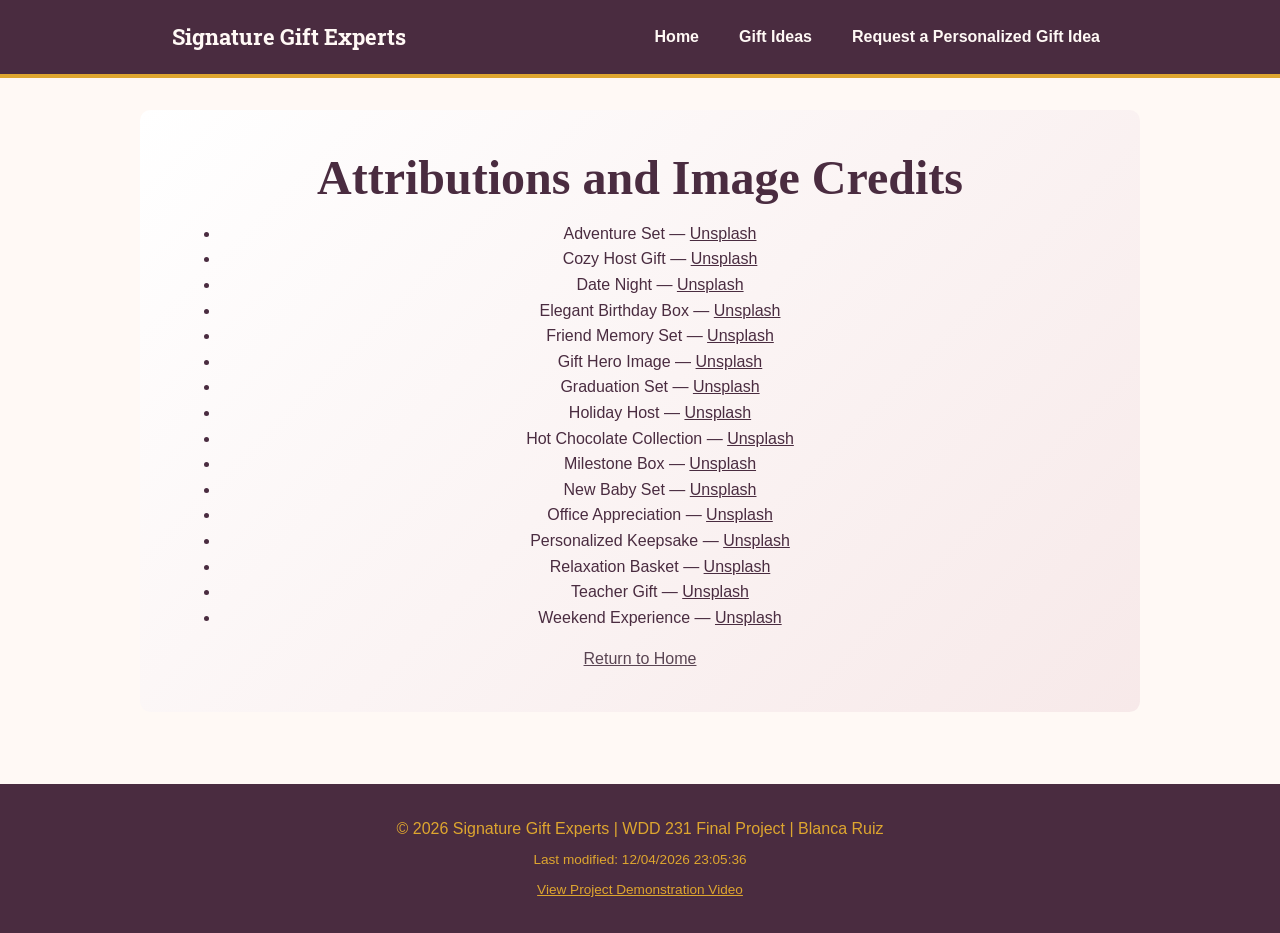
<file: finalproject/attributions.html>
<!DOCTYPE html>
<html lang="en">
<head>
    <meta charset="UTF-8">
    <meta name="viewport" content="width=device-width, initial-scale=1.0">
    <title>Attributions | Signature Gift Experts</title>
    <meta name="description" content="Sources and credits for images and content used by Signature Gift Experts.">
    <meta name="author" content="Blanca Ruiz">
    
    <meta property="og:title" content="Attributions and Image Credits | Signature Gift Experts">
    <meta property="og:description" content="Sources and credits for images and content used by Signature Gift Experts.">
    <meta property="og:type" content="website">
    <meta property="og:url" content="https://nely15.github.io/wdd231/finalproject/attributions.html">
    <meta property="og:image" content="https://nely15.github.io/wdd231/finalproject/images/gift-hero.webp">
   
    <link rel="stylesheet" href="styles/small.css">
    <link rel="stylesheet" href="styles/medium.css" media="screen and (min-width: 641px)">
    <link rel="stylesheet" href="styles/large.css" media="screen and (min-width: 1025px)">

    <link rel="preconnect" href="https://fonts.googleapis.com">
    <link rel="preconnect" href="https://fonts.gstatic.com" crossorigin>
    <link
        href="https://fonts.googleapis.com/css2?family=Montserrat:ital,wght@0,100..900;1,100..900&family=Roboto+Slab:wght@100..900&display=swap"
        rel="stylesheet"
    >

    <link rel="icon" href="favicon.ico">

     <script type="module" src="scripts/navigation.js"></script>

</head>

<body>

     <a class="skip-link" href="#main-content">Skip to main content</a>

    <header>

        <div class="header-content">
            <a href="index.html" class="logo">Signature Gift Experts</a>

            <button
                class="menu-button"
                type="button"
                aria-label="Open navigation menu"
                aria-expanded="false"
                aria-controls="primary-navigation"
            >
                ☰
            </button>

            <nav class="navigation" id="primary-navigation" aria-label="Main navigation">
                <a href="index.html">Home</a>
                <a href="gifts.html">Gift Ideas</a>
                <a href="find.html">Request a Personalized Gift Idea</a>
            </nav>
        </div>

    </header>

     <main id="main-content">
        <section class="page-intro">
            <h1>Attributions and Image Credits</h1>
            <ul>
                <li>
                    Adventure Set — 
                    <a href="https://unsplash.com/photos/pair-of-brown-leather-boots-jIaJM8sTs04"
                    target="_blank" rel="noopener noreferrer">Unsplash</a>
                </li>
                <li>
                    Cozy Host Gift — 
                    <a href="https://unsplash.com/photos/a-basket-filled-with-towels-and-a-teddy-bear-kEdXrwj2vTU"
                    target="_blank" rel="noopener noreferrer">Unsplash</a>
                </li>
                <li>
                    Date Night — 
                    <a href="https://unsplash.com/photos/a-wicker-basket-filled-with-flowers-on-top-of-a-table-Y8aG9X08Vnc"
                    target="_blank" rel="noopener noreferrer">Unsplash</a>
                </li>
                <li>
                    Elegant Birthday Box — 
                    <a href="https://unsplash.com/photos/a-bunch-of-jewelry-sitting-on-top-of-a-table-W9jWPTw7tBg"
                    target="_blank" rel="noopener noreferrer">Unsplash</a>
                </li>
                <li>
                    Friend Memory Set — 
                    <a href="https://unsplash.com/photos/a-polaroid-camera-sitting-on-top-of-a-stack-of-books-rLtBI4HOc1c"
                    target="_blank" rel="noopener noreferrer">Unsplash</a>
                </li>
                <li>
                    Gift Hero Image — 
                    <a href="https://unsplash.com/photos/gold-and-silver-gift-box-CnrDuY0tFrg"
                    target="_blank" rel="noopener noreferrer">Unsplash</a>
                </li>
                <li>
                    Graduation Set — 
                    <a href="https://unsplash.com/photos/a-basket-of-flowers-next-to-a-glass-of-wine-BeHrrxmucLk"
                    target="_blank" rel="noopener noreferrer">Unsplash</a>
                </li>
                <li>
                    Holiday Host — 
                    <a href="https://unsplash.com/photos/a-basket-of-food-next-to-a-christmas-tree-SrnCpsp9sGY"
                    target="_blank" rel="noopener noreferrer">Unsplash</a>
                </li>
                <li>
                    Hot Chocolate Collection — 
                    <a href="https://unsplash.com/photos/a-cup-of-hot-chocolate-with-marshmallows-falling-into-it-0CV2-ALRBaU"
                    target="_blank" rel="noopener noreferrer">Unsplash</a>
                </li>
                <li>
                    Milestone Box — 
                    <a href="https://unsplash.com/photos/wooden-crate-filled-with-food-flowers-and-drink-4HE4wcL_qTE"
                    target="_blank" rel="noopener noreferrer">Unsplash</a>
                </li>
                <li>
                    New Baby Set — 
                    <a href="https://unsplash.com/photos/a-babys-gift-hamper-with-its-contents-laid-out-dWnntdSo5yc"
                    target="_blank" rel="noopener noreferrer">Unsplash</a>
                </li>
                <li>
                    Office Appreciation — 
                    <a href="https://unsplash.com/photos/a-book-and-a-cup-of-tea-k0r7cE0cSJ0"
                    target="_blank" rel="noopener noreferrer">Unsplash</a>
                </li>
                <li>
                    Personalized Keepsake — 
                    <a href="https://unsplash.com/photos/a-person-holding-a-book-with-a-heart-on-it-JoepywVk9mI"
                    target="_blank" rel="noopener noreferrer">Unsplash</a>
                </li>
                <li>
                    Relaxation Basket — 
                    <a href="https://unsplash.com/photos/a-basket-filled-with-a-wooden-object-next-to-a-plant-38uEjBnV5FA"
                    target="_blank" rel="noopener noreferrer">Unsplash</a>
                </li>
                <li>
                    Teacher Gift — 
                    <a href="https://unsplash.com/photos/a-bouquet-of-colorful-flowers-in-a-basket-nq_ZgSYOS8c"
                    target="_blank" rel="noopener noreferrer">Unsplash</a>
                </li>
                <li>
                    Weekend Experience — 
                    <a href="https://unsplash.com/photos/black-hiking-backpack-near-white-fujifilm-instax-mini-camera-near-black-leather-boots-red-half-zip-jacket-gray-pocket-watch-on-white-map-z9F_yK4Nmf8"
                    target="_blank" rel="noopener noreferrer">Unsplash</a>
                </li>
            </ul>

            <p><a href="index.html">Return to Home</a></p>

        </section>    

    </main>

    <footer>

        <p>
            &copy; <span id="currentyear"></span>
            Signature Gift Experts | WDD 231 Final Project | Blanca Ruiz
        </p>
        <p id="lastModified"></p>
        <p><a href="https://www.youtube.com/watch?v=Bp8pftNggJk" target="_blank" rel="noopener noreferrer">
             View Project Demonstration Video
        </a></p>

    </footer>    

</body>
</html>
</file>
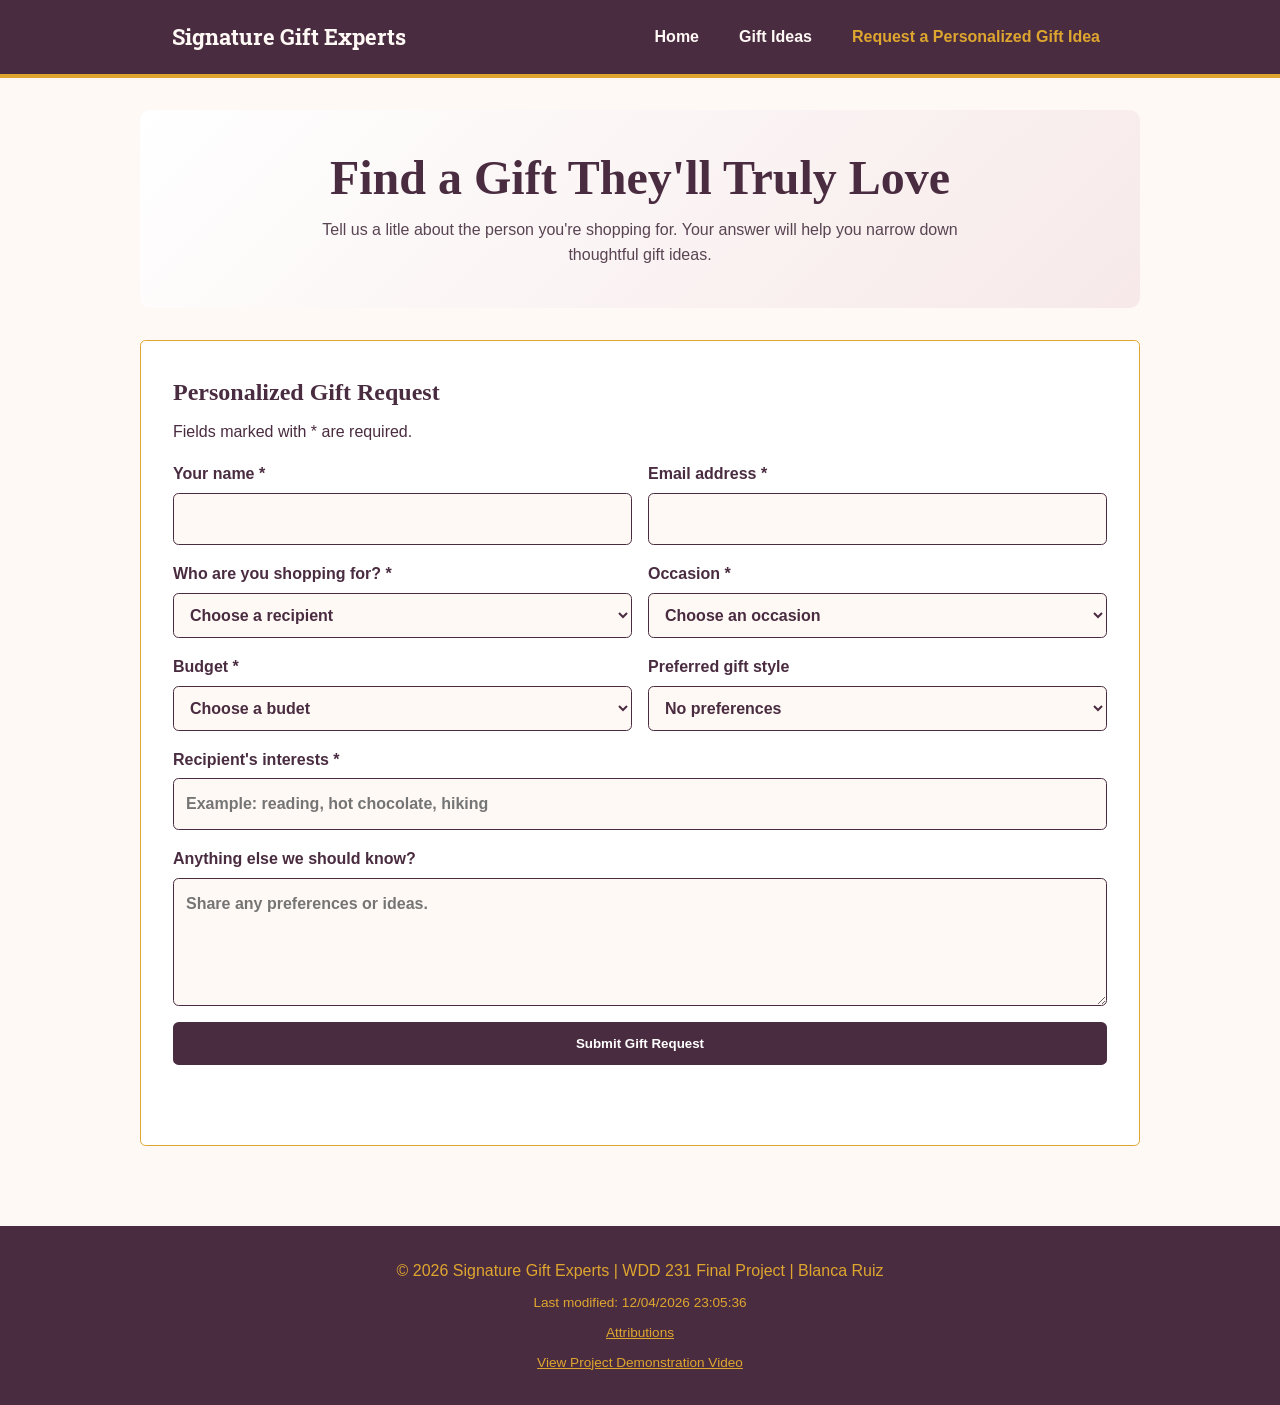
<file: finalproject/find.html>
<!DOCTYPE html>
<html lang="en">
<head>
    <meta charset="UTF-8">
    <meta name="viewport" content="width=device-width, initial-scale=1.0">

    <title>Request a Personalized Gift Idea | Signature Gift Experts</title>

    <meta name="description" content="Tell us about the recipient, occasion, interests, and budget to narrow down thoughtful gift ideas.">
    <meta name="author" content="Blanca Ruiz">
    <meta property="og:image" content="https://nely15.github.io/wdd231/finalproject/images/gift-hero.webp">
    <meta property="og:url" content="https://nely15.github.io/wdd231/finalproject/find.html">
    <meta property="og:title" content="Request a Personalized Gift Idea | Signature Gift Experts">
    <meta property="og:description" content="Tell us about the recipient, occasion, interests, and budget to narrow down thoughtful gift ideas.">
    <meta property="og:type" content="website">

    <link rel="stylesheet" href="styles/small.css">
    <link rel="stylesheet" href="styles/medium.css" media="screen and (min-width: 641px)">
    <link rel="stylesheet" href="styles/large.css" media="screen and (min-width: 1025px)">

    <link rel="preconnect" href="https://fonts.googleapis.com">
    <link rel="preconnect" href="https://fonts.gstatic.com" crossorigin>
    <link
        href="https://fonts.googleapis.com/css2?family=Montserrat:ital,wght@0,100..900;1,100..900&family=Roboto+Slab:wght@100..900&display=swap"
        rel="stylesheet"
    >

    <link rel="icon" href="favicon.ico">
    
    <script type="module" src="scripts/navigation.js"></script>
    <script type="module" src="scripts/find.js"></script>
    
</head>

<body>

    <a class="skip-link" href="#main-content">Skip to main content</a>

    <header>

        <div class="header-content">

            <a href="index.html" class="logo">Signature Gift Experts</a>

            <button 
                class="menu-button"                    type="button"
                aria-label="Open navigation menu"
                aria-expanded="false"
                aria-controls="primary-navigation"
            >
                ☰

            </button>

            <nav class="navigation" id="primary-navigation" aria-label="Main navigation">

                    <a href="index.html" >Home</a>

                    <a href="gifts.html">Gift Ideas</a>

                    <a href="find.html">Request a Personalized Gift Idea</a>

            </nav>
        
        </div>

    </header>  


    <main id="main-content">

        <section class="page-intro">

        <h1>Find a Gift They'll Truly Love</h1>

        <p>

            Tell us a litle about the person you're shopping for.
            Your answer will help you narrow down thoughtful gift ideas.

        </p>

        </section>

        <section class="gift-request">

            <h2>Personalized Gift Request</h2>

            <p>Fields marked with * are required.</p>

            <form id="gift-request-form" method="get" action="thank-you.html">

                <div class="form-grid">

                    <label for="name">Your name *

                        <input

                        type="text"
                        id="name"
                        name="name"
                        autocomplete="name"
                        required
                        maxlength="80"

                        >

                    </label>

                    <label for="email">Email address *
                    
                        <input

                            type="email"
                            id="email"
                            name="email"
                            autocomplete="email"
                            required
                        >

                    </label>
                    
                    <label for="recipient">Who are you shopping for? *
                    
                        <select id="recipient" name="recipient" required>
                            
                            <option value="">Choose a recipient</option>
                            <option>Friend</option>
                            <option>Partner</option>
                            <option>Family member</option>
                            <option>Child</option>
                            <option>Teacher</option>
                            <option>Coworker</option>
                            <option>Host</option>
                            <option>New Parent</option>
                            <option>Other</option>

                        </select>

                    </label>

                    <label for="occasion">Occasion *

                        <select id="occasion" name="occasion" required>
                            
                            <option value="">Choose an occasion</option>
                            <option>Birthday</option>
                            <option>Anniversary</option>
                            <option>Graduation</option>
                            <option>Thank You</option>
                            <option>Holiday</option>
                            <option>Housewarming</option>
                            <option>Self Care</option>
                            <option>New Baby</option>
                            <option>Just Because</option>
                            <option>Other</option>

                        </select>

                    </label>

                    <label for="budget">Budget *

                        <select id="budget" name="budget" required>
                        
                            <option value="">Choose a budet</option>
                            <option>Under $25</option>
                            <option>$25-$50</option>
                            <option>$51-$75</option>
                            <option>$76-$100</option>
                            <option>$101-$150</option>
                            <option>Over $150</option>

                        </select>

                    </label>

                    <label for="style">Preferred gift style

                        <select id="style" name="style">

                            <option value="No preference">No preferences</option>
                            <option>Personalized</option>
                            <option>Practical</option>
                            <option>Experience</option>
                            <option>Relaxation and self-care</option>
                            <option>Food and drink</option>
                            <option>Home and decor</option>

                        </select>

                    </label>

                </div>

                    <label for="interests">Recipient's interests *

                        <input
                        type="text"
                        id="interests"
                        name="interests"
                        placeholder="Example: reading, hot chocolate, hiking"
                        required
                        maxlength="200"
                        >

                    </label>

                    <label for="details"> Anything else we should know?

                        <textarea

                            id="details"
                            name="details"
                            rows="4"
                            maxlength="500"
                            placeholder="Share any preferences or ideas."
                        
                            ></textarea>

                    </label>

                    <button type="submit" class="button">Submit Gift Request</button>
                    
                    <p id="form-message" class="gift-message" role="status"></p>

            </form>

        </section>

    </main>

    <footer>

        <p>&copy; <span id="currentyear"></span> Signature Gift Experts | WDD 231 Final Project | Blanca Ruiz</p>
        <p id="lastModified"></p>
        <p><a href="attributions.html">Attributions</a></p>
        <p><a href="https://www.youtube.com/watch?v=Bp8pftNggJk" target="_blank" rel="noopener noreferrer">
             View Project Demonstration Video
        </a></p>

    </footer>
</body>
</html>
</file>
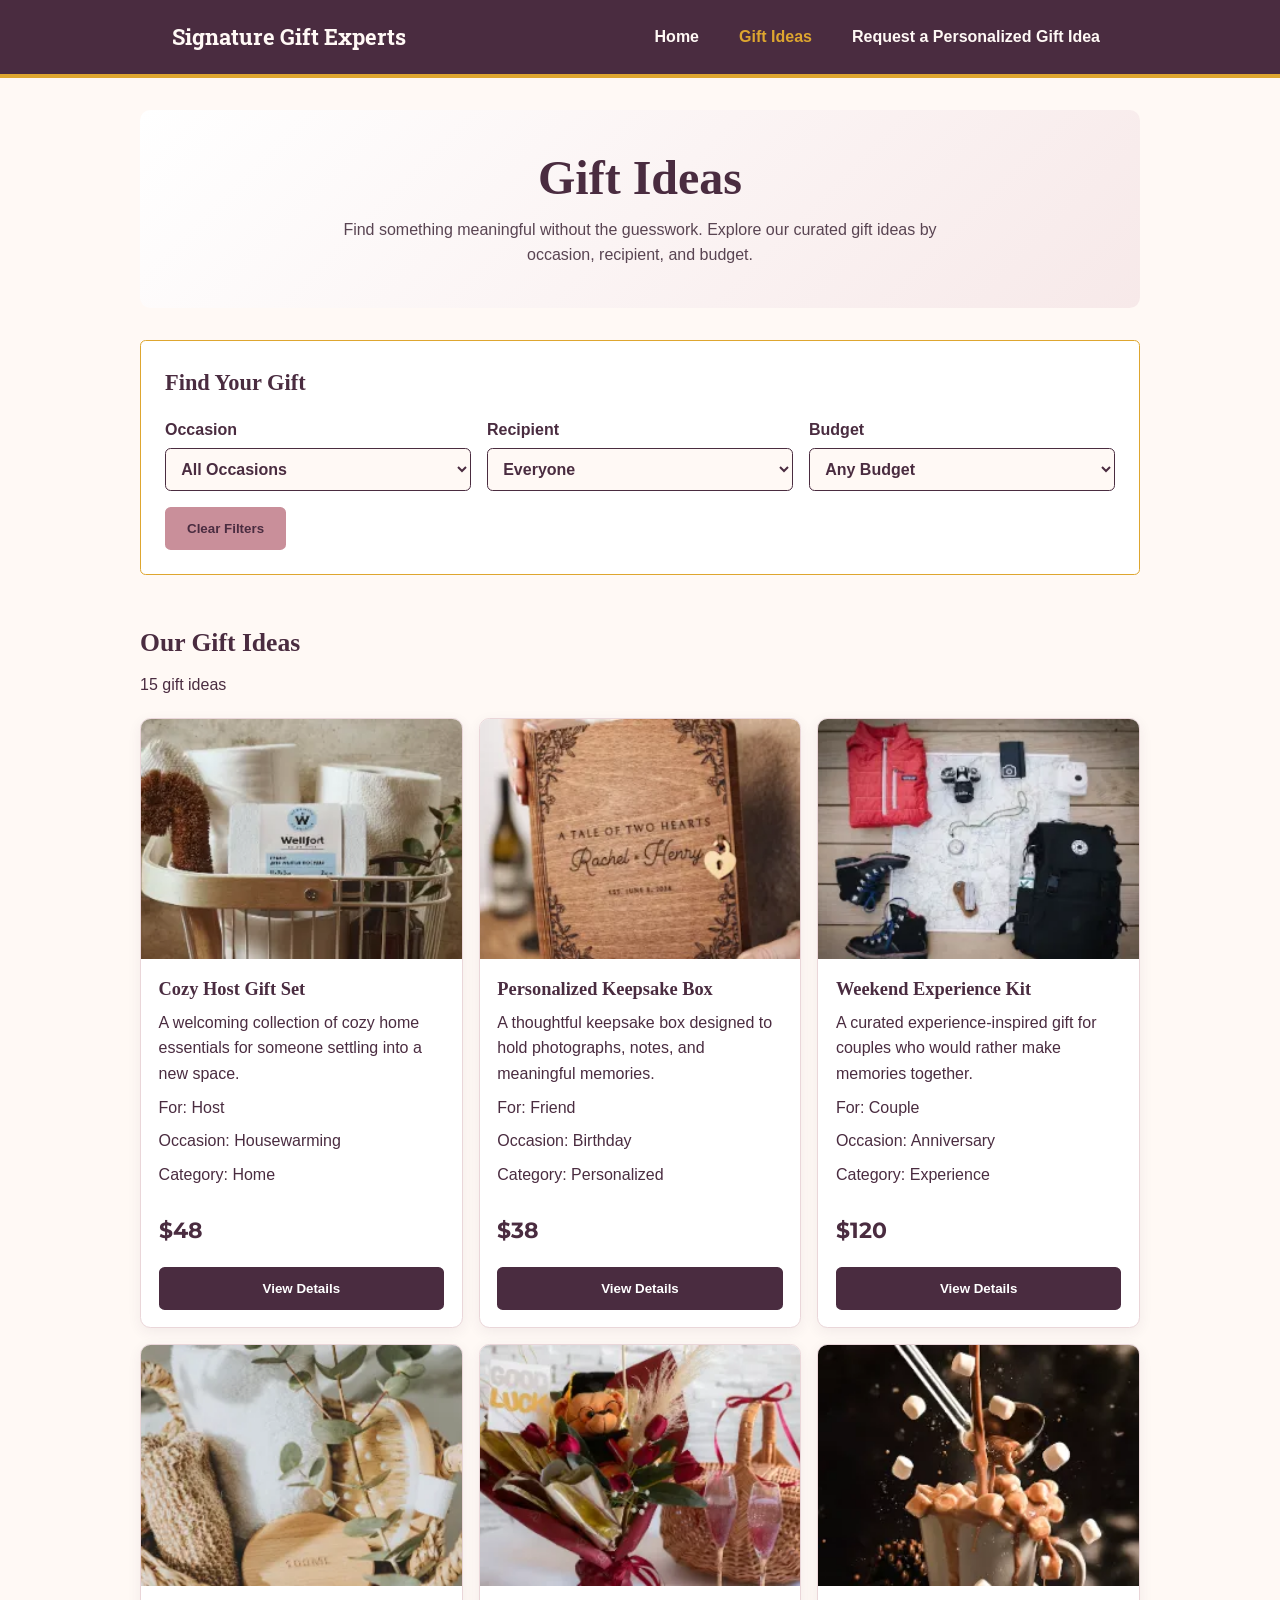
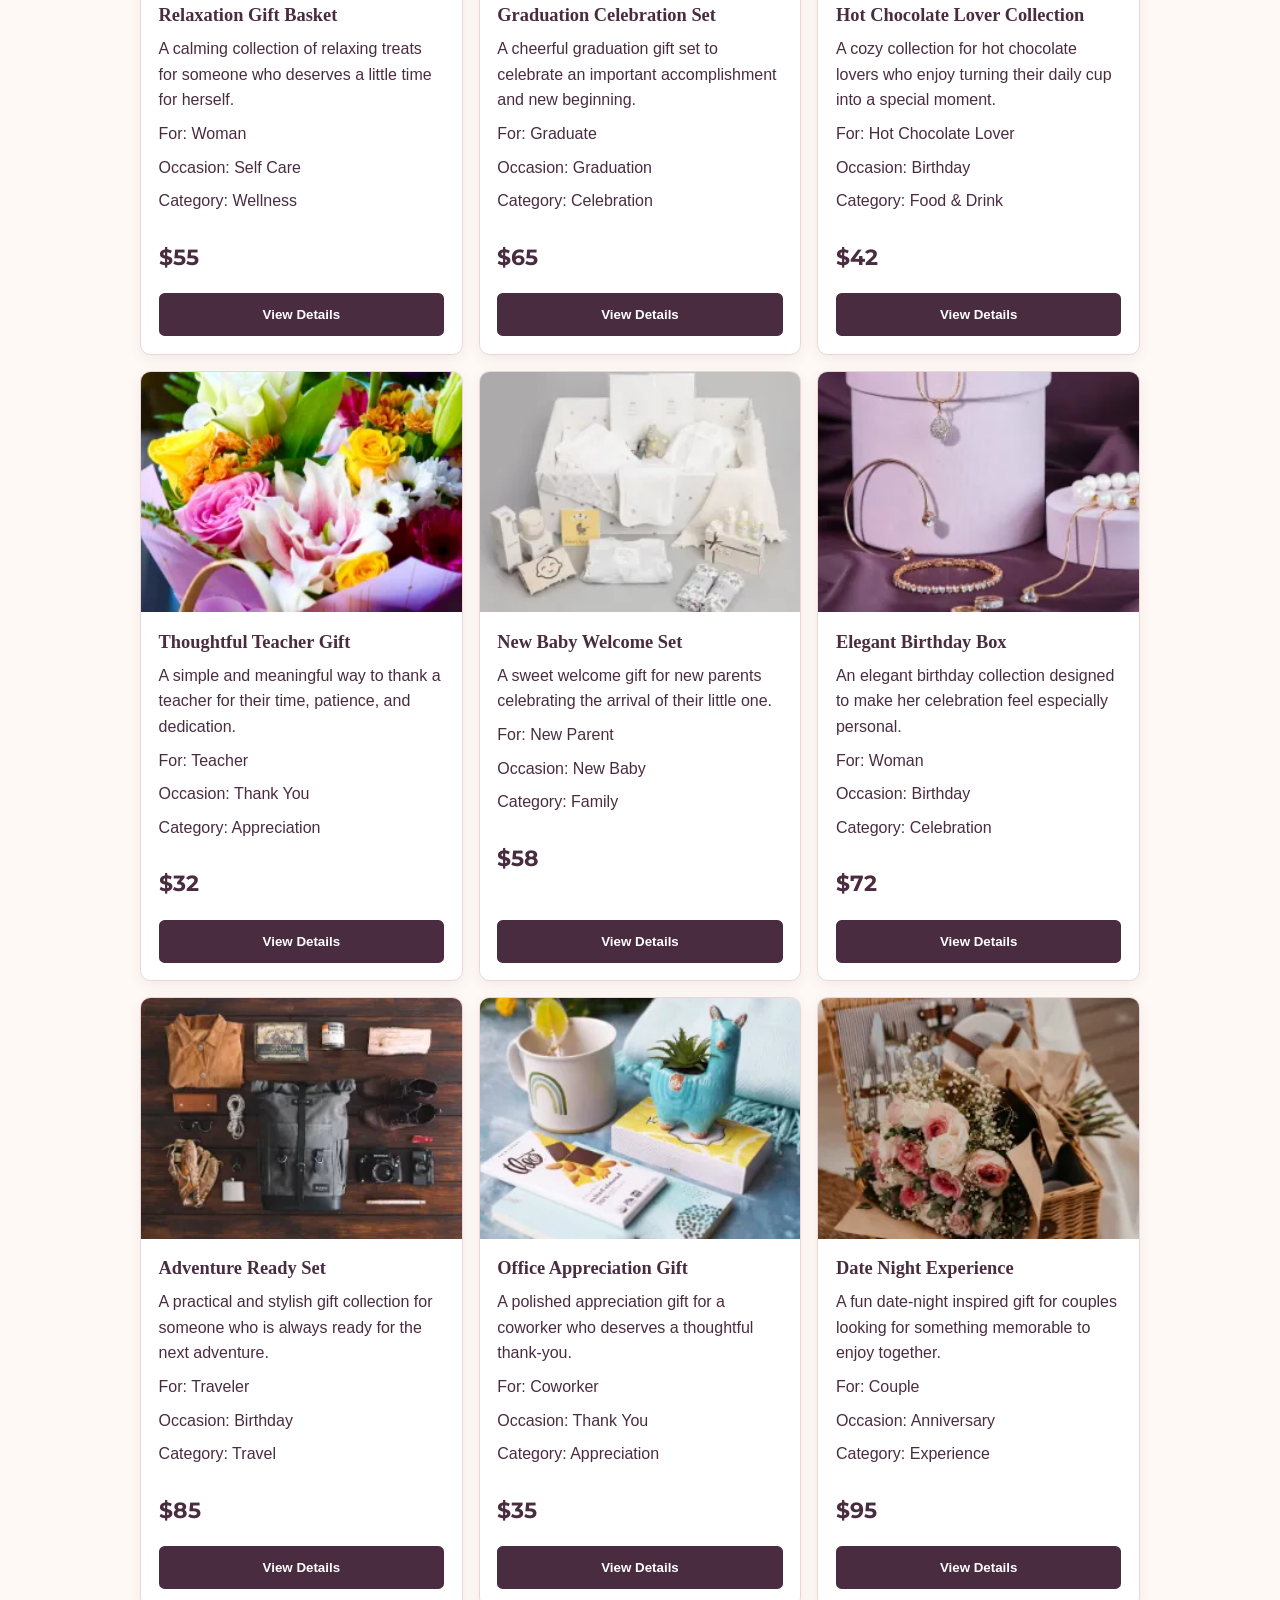
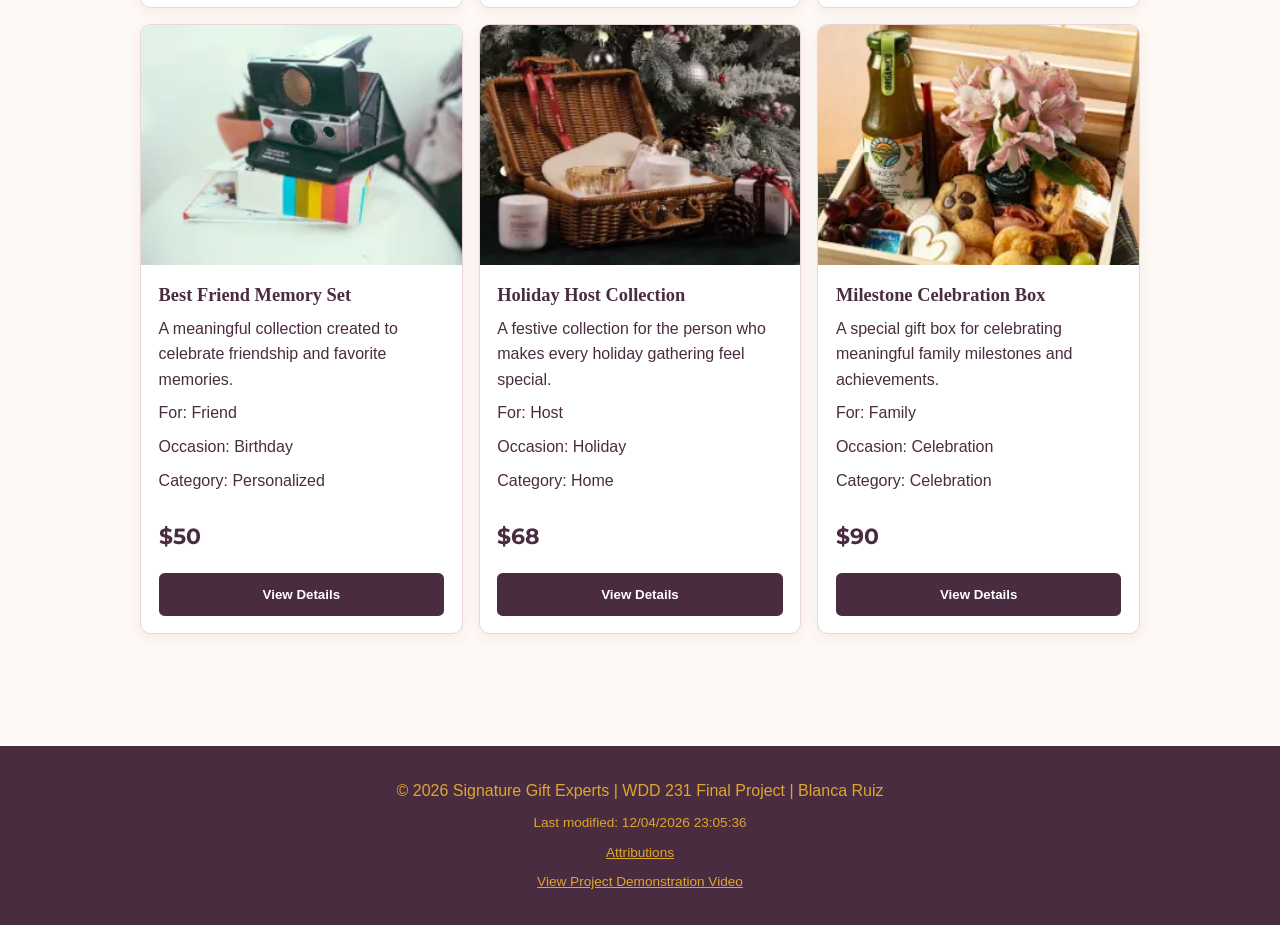
<file: finalproject/gifts.html>
<!DOCTYPE html>
<html lang="en">
<head>
    <meta charset="UTF-8">
    <meta name="viewport" content="width=device-width, initial-scale=1.0">

    <title>Gift Ideas | Signature Gift Experts</title>

    <meta name="description" content="Explore thoughtful gift ideas for birthdays, anniversaries, graduations, holidays, and more.">

    <meta name="author" content="Blanca Ruiz">
    <meta property="og:image" content="https://nely15.github.io/wdd231/finalproject/images/gift-hero.webp">
    <meta property="og:url" content="https://nely15.github.io/wdd231/finalproject/gifts.html">
    <meta property="og:title" content="Gift Ideas for every Occasion| Signature Gift Experts">
    <meta property="og:description" content="Explore thoughtful gift ideas for birthdays, anniversaries, graduations, holidays, and more.">
    <meta property="og:type" content="website">
    
    <link rel="stylesheet" href="styles/small.css">
    <link rel="stylesheet" href="styles/medium.css" media="screen and (min-width: 641px)">
    <link rel="stylesheet" href="styles/large.css" media="screen and (min-width: 1025px)">

    <link rel="preconnect" href="https://fonts.googleapis.com">
    <link rel="preconnect" href="https://fonts.gstatic.com" crossorigin>
    <link
        href="https://fonts.googleapis.com/css2?family=Montserrat:ital,wght@0,100..900;1,100..900&family=Roboto+Slab:wght@100..900&display=swap"
        rel="stylesheet"
    >

    <link rel="icon" href="favicon.ico">
    
    <script type="module" src="scripts/navigation.js"></script>
    <script type="module" src="scripts/gifts.js"></script>
    
</head>

<body>

    <a class="skip-link" href="#main-content">Skip to main content</a>

<header>
    <div class="header-content">

        <a href="index.html" class="logo">Signature Gift Experts</a>

        <button
            class="menu-button"
            aria-label="Open navigation menu"
            type="button"
            aria-expanded="false"
            aria-controls="primary-navigation"
        >
            ☰
        </button>

        <nav class="navigation">
            <a href="index.html">Home</a>
            <a href="gifts.html" class="active">Gift Ideas</a>
            <a href="find.html">Request a Personalized Gift Idea</a>
        </nav>

    </div>
</header>

<main id="main-content">

    <section class="page-intro">
        <h1>Gift Ideas</h1>

        <p>
            Find something meaningful without the guesswork.
            Explore our curated gift ideas by occasion, recipient, and budget.
        </p>
    </section>

    <section class="gift-filters">

        <h2>Find Your Gift</h2>

        <div class="filter-controls">

            <label for="occasion-filter">
                Occasion
                <select id="occasion-filter">
                    <option value="all">All Occasions</option>
                    <option value="Birthday">Birthday</option>
                    <option value="Anniversary">Anniversary</option>
                    <option value="Graduation">Graduation</option>
                    <option value="Thank You">Thank You</option>
                    <option value="Holiday">Holiday</option>
                    <option value="Housewarming">Housewarming</option>
                    <option value="Self Care">Self Care</option>
                    <option value="New Baby">New Baby</option>
                    <option value="Celebration">Celebration</option>
                </select>
            </label>

            <label for="recipient-filter">
                Recipient
                <select id="recipient-filter">
                    <option value="all">Everyone</option>
                    <option value="Friend">Friend</option>
                    <option value="Couple">Couple</option>
                    <option value="Woman">Woman</option>
                    <option value="Graduate">Graduate</option>
                    <option value="Teacher">Teacher</option>
                    <option value="New Parent">New Parent</option>
                    <option value="Traveler">Traveler</option>
                    <option value="Coworker">Coworker</option>
                    <option value="Host">Host</option>
                    <option value="Family">Family</option>
                    <option value="Hot Chocolate Lover">Hot Chocolate Lover</option>
                </select>
            </label>

            <label for="budget-filter">
                Budget
                <select id="budget-filter">
                    <option value="all">Any Budget</option>
                    <option value="50">Under $50</option>
                    <option value="75">Under $75</option>
                    <option value="100">Under $100</option>
                    <option value="150">Under $150</option>
                </select>
            </label>

        </div>

        <button type="button" id="clear-filters" class="button">
            Clear Filters
        </button>

    </section>

    <section class="featured">

        <div class="section-heading">
            <h2>Our Gift Ideas</h2>
            <p id="gift-count">Loading gift ideas...</p>
        </div>

        <div id="gift-grid" class="gift-grid"></div>

        <p id="gift-message" class="gift-message"></p>

    </section>

    <dialog id="gift-dialog" aria-labelledby="gift-dialog-title">
        <div class="dialog-content">
            <button type="button" id="close-gift-dialog" class="dialog-close" aria-label="Close gift details">×</button>
            <img id="dialog-gift-image" src="images/cozy-host-gift.webp" alt="Cozy Host Gift Set shown in the gift details dialog" width="400" height="300">
            <h2 id="gift-dialog-title">Gift Details</h2>
            <p id="dialog-gift-description"></p>
            <dl class="gift-details-list">
                <dt>Recipient</dt>
                <dd id="dialog-gift-recipient"></dd>
                <dt>Occasion</dt>
                <dd id="dialog-gift-occasion"></dd>
                <dt>Category</dt>
                <dd id="dialog-gift-category"></dd>
                <dt>Price</dt>
                <dd id="dialog-gift-price"></dd>
            </dl>
            <a href="find.html" class="button">Get Personalized Help</a>
        </div>   
    </dialog>

</main>

<footer>

    <p>&copy; <span id="currentyear"></span> Signature Gift Experts | WDD 231 Final Project | Blanca Ruiz</p>
    <p id="lastModified"></p>
    <p><a href="attributions.html">Attributions</a></p>
    <p><a href="https://www.youtube.com/watch?v=Bp8pftNggJk" target="_blank" rel="noopener noreferrer">
             View Project Demonstration Video
    </a></p>

</footer>

</body>
</html>
</file>
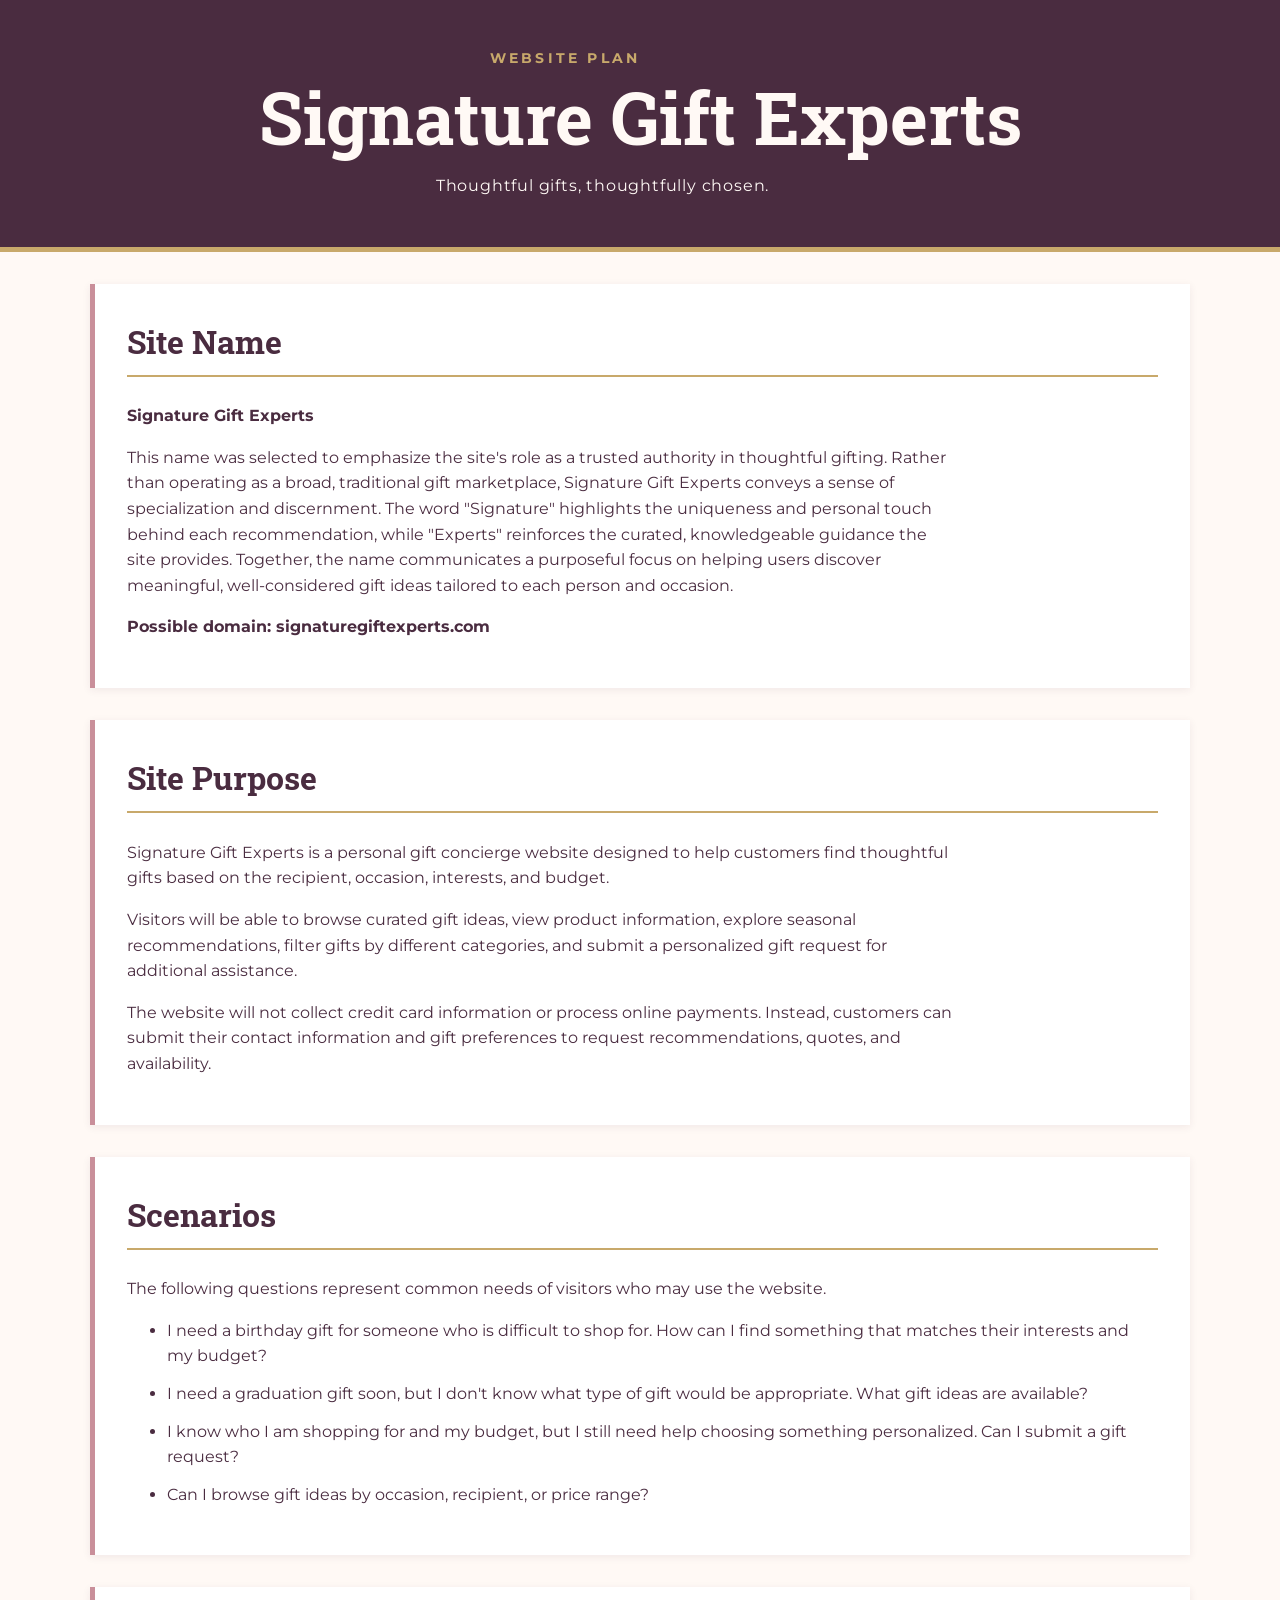
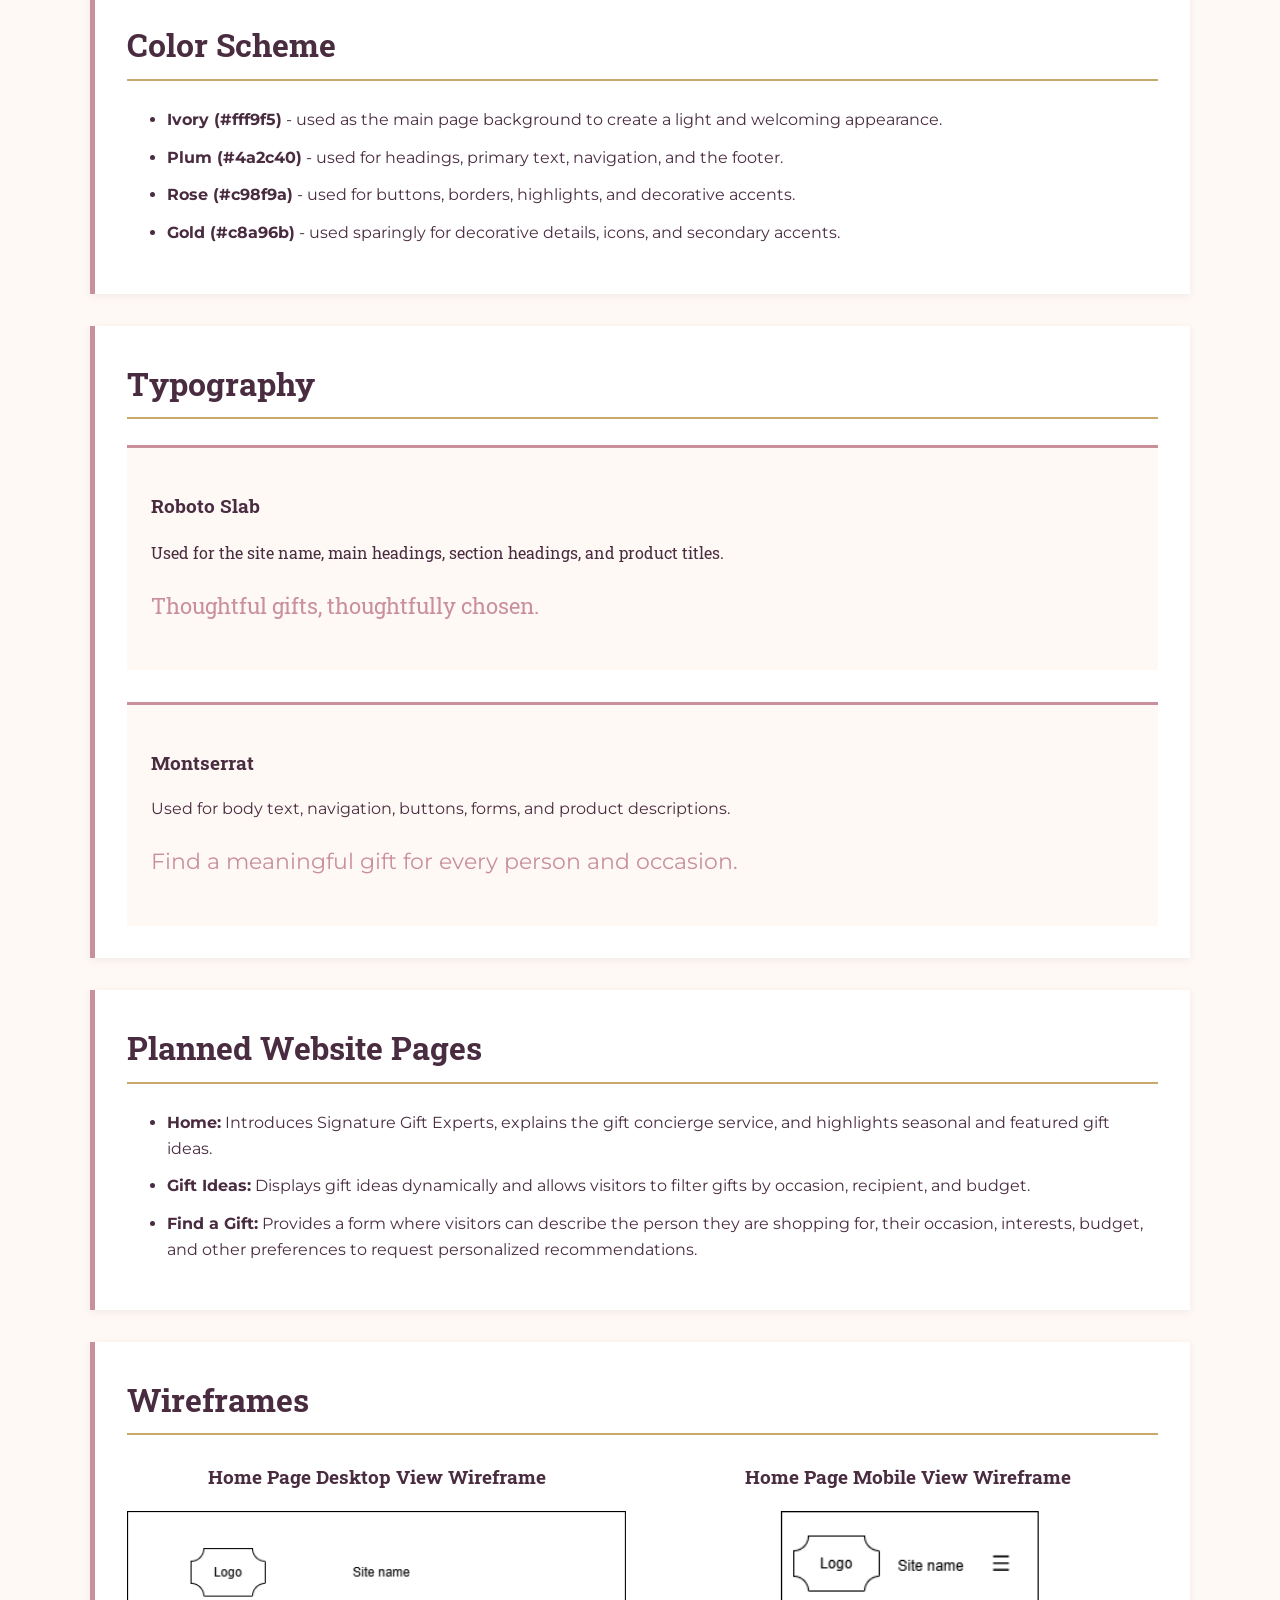
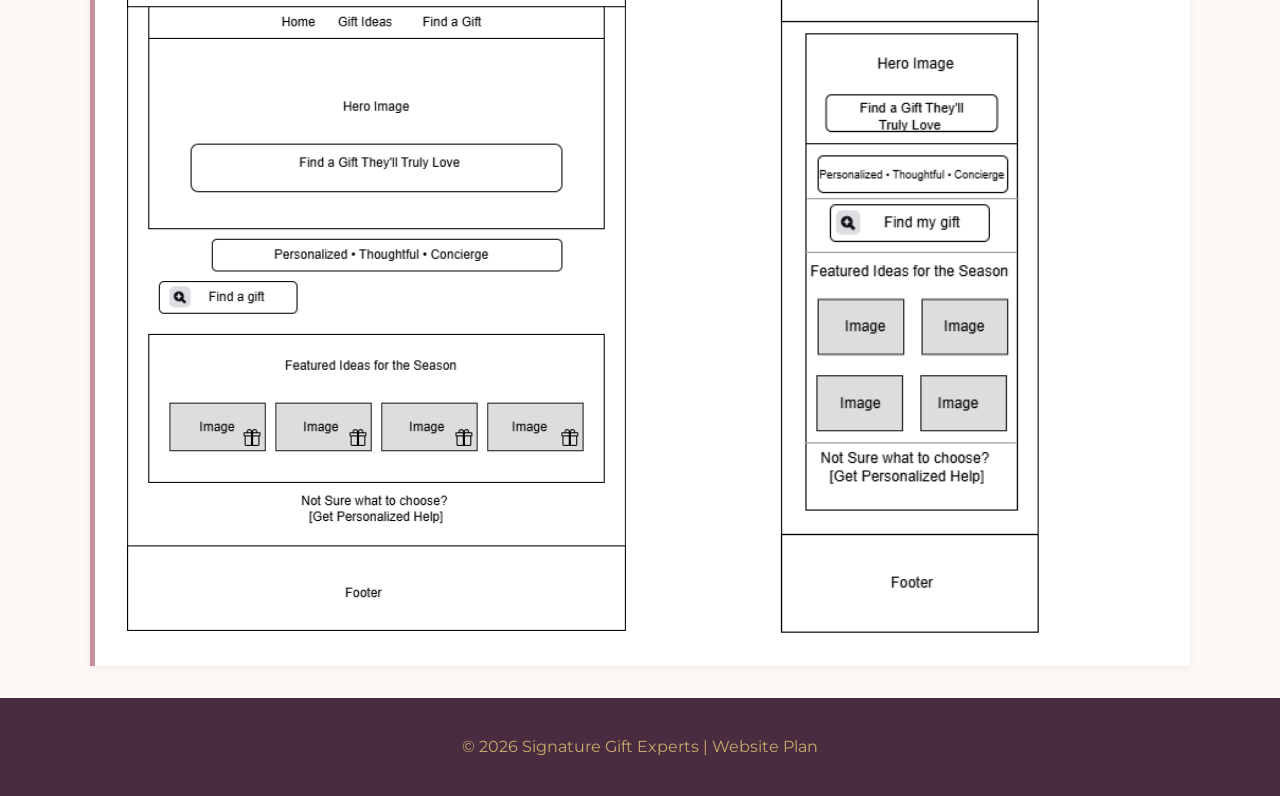
<file: finalproject/site-plan.html>
<!DOCTYPE html>
<html lang="en">
<head>

    <meta charset="UTF-8">
    <meta name="viewport" content="width=device-width, initial-scale=1.0">

    <title>Signature Gift Experts | Website Plan</title>

    <meta name="description" content="Website plan for Signature Gift Experts, 
    a personal gift concierge service that helps customers find thoughtful gifts 
    based on the recipient, occasion, interests, and budget.">

    <meta name="author" content="Blanca Ruiz">

    <link rel="stylesheet" href="styles/site-plan.css">

    <!-- Google Font Here -->
    <link rel="preconnect" href="https://fonts.googleapis.com">
    <link rel="preconnect" href="https://fonts.gstatic.com" crossorigin>
    <link
        href="https://fonts.googleapis.com/css2?family=Montserrat:ital,wght@0,100..900;1,100..900&family=Roboto+Slab:wght@100..900&display=swap"
        rel="stylesheet">

</head>

<body>

    <header>

        <div class="header-content">

            <p class="site-label">WEBSITE PLAN</p>

            <h1>Signature Gift Experts</h1>
            
            <p class="tagline">Thoughtful gifts, thoughtfully chosen.</p>

        </div>

    </header>


    <main>

        <section>

            <h2>Site Name</h2>

            <p>

                <strong>Signature Gift Experts</strong>

            </p>

            <p>

                This name was selected to emphasize the site's role as a trusted
                authority in thoughtful gifting. Rather than operating as a broad, 
                traditional gift marketplace, Signature Gift Experts conveys a sense 
                of specialization and discernment. The word "Signature" highlights 
                the uniqueness and personal touch behind each recommendation, while 
                "Experts" reinforces the curated, knowledgeable guidance the site provides. 
                Together, the name communicates a purposeful focus on helping users 
                discover meaningful, well-considered gift ideas tailored to each person 
                and occasion.

            </p>

            <p>
                <strong>Possible domain: signaturegiftexperts.com</strong>
            </p>

        </section>

        <section>

            <h2>Site Purpose</h2>

            <p>

                Signature Gift Experts is a personal gift concierge website designed to
                help customers find thoughtful gifts based on the recipient,
                occasion, interests, and budget.
            
            </p>

            <p>

                Visitors will be able to browse curated gift ideas, view product
                information, explore seasonal recommendations, filter gifts by
                different categories, and submit a personalized gift request for
                additional assistance.

            </p>

             <p>
                
                The website will not collect credit card information or process online
                payments. Instead, customers can submit their contact information and 
                gift preferences to request recommendations, quotes, and availability. 
                
            </p>

        </section>

        <section>

            <h2>Scenarios</h2>

            <p>

                The following questions represent common needs of visitors who 
                may use the website.
            
            </p>
            
            <ul>

                <li>

                    I need a birthday gift for someone who is difficult to shop for. How can 
                    I find something that matches their interests and my budget?

                </li>

                <li>

                    I need a graduation gift soon, but I don't know what type of gift would be
                    appropriate. What gift ideas are available?

                </li>
                
                <li>

                    I know who I am shopping for and my budget, but I still need help choosing
                    something personalized. Can I submit a gift request?

                </li>

                <li>

                    Can I browse gift ideas by occasion, recipient, or price range?

                </li>

            </ul>

        </section>

        <section>
            
            <h2>Color Scheme</h2>

            <ul>

                <li>

                    <strong>Ivory (#fff9f5)</strong> - used as the main page 
                    background to create a light and welcoming appearance.

                </li>

                <li>

                    <strong>Plum (#4a2c40)</strong> - used for headings, 
                    primary text, navigation, and the footer. 

                </li>

                <li>

                    <strong>Rose (#c98f9a)</strong> - used for 
                    buttons, borders, highlights, and decorative accents. 

                </li>

                <li>

                    <strong>Gold (#c8a96b)</strong> - used sparingly for 
                    decorative details, icons, and secondary accents. 

                </li>

            </ul>

        </section>

        <section>

            <h2>Typography</h2>

            <div class="font-example roboto-slab-example">

                    <h3>Roboto Slab</h3>

                    <p>

                        Used for the site name, main headings, 
                        section headings, and product titles.

                    </p>

                    <p class="sample">

                        Thoughtful gifts, thoughtfully chosen.

                    </p>
            </div>

            <div class="font-example montserrat-example">

                    <h3>Montserrat</h3>

                    <p>

                        Used for body text, navigation, buttons,
                        forms, and product descriptions.

                    </p>

                    <p class="sample">

                        Find a meaningful gift for every person and occasion.

                    </p>
            </div>

        </section>

        <section>

            <h2> Planned Website Pages</h2>

            <ul>

                <li>

                    <strong>Home:</strong> Introduces Signature Gift Experts, explains
                    the gift concierge service, and highlights seasonal and featured gift ideas.

                </li>

                <li>

                    <strong>Gift Ideas:</strong> Displays gift ideas dynamically and allows
                    visitors to filter gifts by occasion, recipient, and budget.

                </li>

                <li>

                    <strong>Find a Gift:</strong> Provides a form where visitors can 
                    describe the person they are shopping for, their occasion, interests, 
                    budget, and other preferences to request personalized recommendations.

                </li>

            </ul>

        </section>

        <section>

            <h2>Wireframes</h2>

            <div class="wireframes-grid">

                    <div class="wireframes-card">

                        <h3>Home Page Desktop View Wireframe</h3>

                        <img

                    src="images/large-wireframe.png"
                    alt="black and white wireframe showing the desktop layout."
                
                    >

                    </div>

                    <div class="wireframes-card mobile-wireframe">

                        <h3>Home Page Mobile View Wireframe</h3>
                        
                        <img

                            src="images/small-wireframe.png"
                            alt="black and white wireframe showing the mobile view layout."
                        
                        >

                    </div>

            </div>

        </section>

    </main>


    <footer>

        <p>
            &copy; 2026 Signature Gift Experts | Website Plan
        </p>

    </footer>


</body>

</html>
</file>
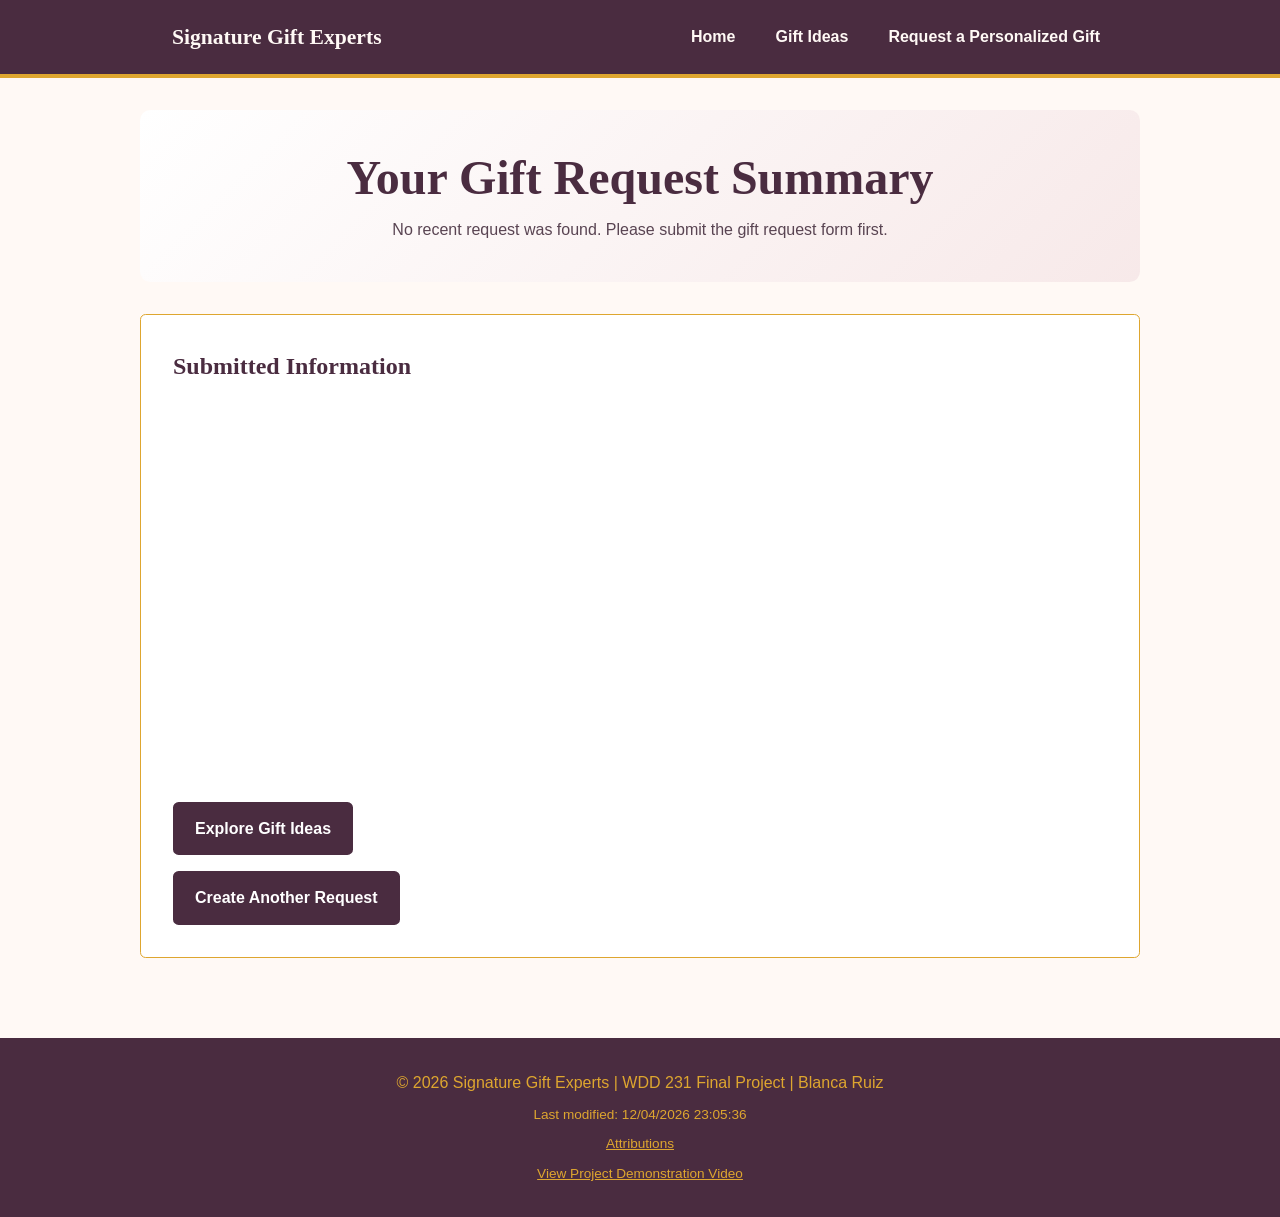
<file: finalproject/thank-you.html>
<!DOCTYPE html>
<html lang="en">
<head>
    <meta charset="UTF-8">
    <meta name="viewport" content="width=device-width, initial-scale=1.0">

    <title>Request Summary | Signature Gift Experts</title>

    <meta name="description" content="Review the gift request information you submitted to Signature Gift Experts.">
    <meta name="author" content="Blanca Ruiz">
    <meta property="og:image" content="https://nely15.github.io/wdd231/finalproject/images/gift-hero.webp">
    <meta property="og:url" content="https://nely15.github.io/wdd231/finalproject/thank-you.html">
    <meta property="og:title" content="Gift Request Summary | Signature Gift Experts">
    <meta property="og:description" content="Review the gift request information you submitted to Signature Gift Experts.">
    <meta property="og:type" content="website">


    <link rel="stylesheet" href="styles/small.css">
    <link rel="stylesheet" href="styles/medium.css" media="screen and (min-width: 641px)">
    <link rel="stylesheet" href="styles/large.css" media="screen and (min-width: 1025px)">

    

    <link rel="icon" href="favicon.ico">
    
    <script type="module" src="scripts/navigation.js"></script>
    <script type="module" src="scripts/thank-you.js"></script>
    
</head>

<body>

    <a class="skip-link" href="#main-content">Skip to main content</a>


    <header>

        <div class="header-content">

            <a href="index.html" class="logo">Signature Gift Experts</a>

            <button
                class="menu-button"
                type="button"
                aria-label="Open navigation menu"
                aria-expanded="false"
                aria-controls="primary-navigation"

            >
                ☰
            
            </button>

            <nav
                class="navigation"
                id="primary-navigation"
                aria-label="Main navigation"
            >
        
                <a href="index.html">Home</a>
                <a href="gifts.html">Gift Ideas</a>
                <a href="find.html">Request a Personalized Gift</a>
            </nav>

        </div>

    </header>

    <main id="main-content">

        <section class="page-intro">

            <h1 id="thank-you-heading">Your Gift Request Summary</h1>

            <p id="thank-you-message" role="status">Preparing your request summary...</p>

        </section>

        <section class="gift-request">

            <h2>Submitted Information</h2>

            <dl id="request-summary"></dl>

            <a href="gifts.html" class="button">Explore Gift Ideas</a>

            <a href="find.html" class="button">Create Another Request</a>

        </section>

    </main>

    <footer>

        <p>&copy; <span id="currentyear"></span> Signature Gift Experts | WDD 231 Final Project | Blanca Ruiz</p>
        <p id="lastModified"></p>
        <p><a href="attributions.html">Attributions</a></p>
        <p><a href="https://www.youtube.com/watch?v=Bp8pftNggJk" target="_blank" rel="noopener noreferrer">
             View Project Demonstration Video
        </a></p>

    </footer>

</body>
</file>
<file: styles/base.css>
/*---Color Scheme---
terra cotta --accent #E07A5F
deep slate blue --dark #3D405B
--light #f4f4f4
--gray #d9d9d9
*/

:root {
    --dark: #3D405B;
    --light: #f4f4f4;
    --gray: #d9d9d9;
    --accent: #E07A5F;

}

/****************Site wide****************/
* {    
    box-sizing: border-box;
}

body {
    font-family: "Josefin Sans", sans-serif;
    margin: 0;
    color: #222;
}
main {
    max-width: 900px;
    margin: 0 auto;
}

h1{
    margin: 1.2rem 10px;
    color: var(--dark);
}

h2 {
    margin: 0;
    padding: 6px;
    background-color: var(--dark);
    color: white;
    text-align: center;
    font-size: 1rem;
}

/****************Header ****************/
header {
    display: grid;
    grid-template-columns: 45px 1fr 45px;
    align-items: center;
    gap: 10px;

    max-width: 900px;
    margin: 0 10px;
    border-bottom: solid 1px #ddd;
    column-gap: 8px;
    padding: 5px 0 5px 10px;

}

header img {
    display: block;
    width: 100%;
    height: auto;
    padding-bottom: 5px;
}

header span {
    font-size: 1.3rem;
    font-weight: 600;
    color: var(--dark);
}

/****************Hamburger ****************/

.hamburger {
    background: none;
    border: none;
    font-size: 2rem;
    color: var(--dark);
    cursor: pointer;
    font-family: Verdana, Geneva, Tahoma, sans-serif;

}

.hamburger::before {
    content: "\2630";
}

.hamburger.show::before {
    content: "\00D7";
}


/****************Navigation****************/
.navigation {
    display: none;
    background-color: var(--dark);

}
.navigation.show {
    display: block;
}
.navigation ul {
    list-style-type: none;
    margin: 0;
    padding: 0;
}

.navigation a {
    display: block;
    padding: .8rem 10px;
    color: white;
    text-decoration: none;
    border-bottom: solid 1px #ddd;
}

.navigation li.current {
    background-color: #55586f;
}

.navigation a:hover {
    background-color: var(--accent);
}

/**************** About & Photo ****************/
.top-content {
    margin: 0;
}

.courses {
    margin: 10px 10px 0;
}

.about {
    margin-bottom: 20px;
    background-color: var(--gray);
}

.about p {
    margin: 0;
    padding: 15px;
    line-height: 1.5;
}

.student-photo {
    margin-bottom: 20px;
}

.photo-box {
    background-color: var(--gray);
    min-height: 300px;
    padding: 20px;
    display: flex;
    justify-content: center;
    align-items: center;
    color: #666;
}

.photo-box img {
    width: 70%;
    max-width: 300px;
    height: auto;
    display: block;
}
/****************Courses****************/

.course-buttons {
    display: grid;
    grid-template-columns: repeat(3, 1fr);
    gap: 10px;

    margin: 8px 0;
}

.course-buttons button {
    padding: 8px;
    border: 1px solid #999;
    border-radius: 5px;
    background-color: #ddd;
    font-family: inherit;
    cursor: pointer;
}

.course-buttons button:hover {
    background-color: var(--accent);
    color: white;
}

#course-list {
    display: grid;
    gap: 8px;
}

.course {
    background-color: #ddd;
    border: 1px solid #aaa;
    border-radius: 3px;
    padding: 8px;
    text-align: center;
}

.course.completed {
    background-color: #cfe8cf;
    border: 2px solid #609660;
}

#credits {
    text-align: center;
    font-size: .9rem;
    margin: 10px 0;
}

/****************Footer****************/
footer {
    background-color: var(--gray);
    max-width: 900px;
    margin: 20px 10px 0;
    padding: 12px 10px;
    text-align: center;
}

.social {
    display: flex;
    justify-content: center;
    column-gap: 8px;

    margin-bottom: 12px;

}

.social a {
    display: flex;
    justify-content: center;
    align-items: center;
    width: 44px;
    height: 44px;
    border: 1px solid #aaa;
    border-radius: 5px;
    background-color: white;
}

.social img {
    width: 22px;
    height: 22px;
}

.social a:hover {
    background-color: #eee;
}

footer p {
    margin: 6px;
}
</file>
<file: styles/larger.css>
@media only screen and (min-width:38rem) {
    header, main, nav, footer {
        max-width: 900px;
        margin-left: auto;
        margin-right: auto;
    }

    header {
        grid-template-columns: 35px auto;
    }


    /*hide hamburger on desktop*/

    .hamburger {
        display: none;
    }    

    /*desktop navigation */

    .navigation {
        display: block;
        border-bottom: solid 1px #eee;
    }

    .navigation ul {
        display: flex;
    }

    .navigation li {
        flex: 0 0 auto;
    }

    .navigation a {
        text-align: center;
        border: none;
    }

    /*About & photo*/

    .top-content {
        display: grid;
        grid-template-columns: 2fr 1fr;
        gap: 15px;
    }

    .about, .student-photo {
        margin-bottom: 0;
    }

    .photo-box {
        min-height: 260px;
    }

    /*Courses */
    .courses {
        margin: 10px 0 0;
    }

    #course-list {
        grid-template-columns: repeat(3, 1fr);
    }

    /*Footer */

    footer {
        margin: 20px auto 0;
    }

}
</file>
<file: chamber/styles/small.css>
:root {
    --navy: #17324d;
    --blue: #24506f;
    --gold: #d6a84f;
    --cream: #f7f3eb;
    --white: #ffffff;
    --text: #222222;
}

body {
    font-family: 'Montserrat', sans-serif;
    color: var(--text);
    background: var(--cream);
    margin: 0;
    min-height: 100vh;
    display: flex;
    flex-direction: column;
}

header {
    display: flex;
    align-items: center;
    justify-content: space-between;
    padding: 1rem;
    background-color: var(--navy);
    color: var(--white);
}

.brand {
    display: flex;
    align-items: center;
    gap: .75rem;
    color: var(--white);
    text-decoration: none;
}

.brand img {
    background-color: var(--gold);
    border-radius: 50%;
}

.brand-name > span,
.brand-name > strong {
    display: block;
}

.brand-name span {
    font-size: 1.1rem;
    color: var(--gold);
    font-weight: 600;
}

.brand-name strong {
    font-family: 'Roboto Slab', serif;
    color: var(--white);
}

.hamburger {
    width: 2.5rem;
    height: 2.5rem;
    background: none;
    border: 0;
    position: relative;
    cursor: pointer;
}

.hamburger::before {
    content: '☰';
    color: var(--white);
    font-size: 1.7rem;
}

.hamburger.show::before {
    content: '✕';
}

.navigation {
    width: 100%;
    display: none;
    background-color: var(--blue);
    box-sizing: border-box;
}

.navigation.show {
    display: block;
}

.navigation ul {
    list-style: none;
    margin: 0;
    padding: 0;
}

.navigation a {
    display: block;
    padding: .9rem 1rem;
    color: var(--white);
    text-decoration: none;
    text-align: center;
}

.navigation a:hover {
    background-color: var(--navy);
}

.navigation a.current {
    background-color: var(--gold);
    color: var(--navy);
    font-weight: 700;
}

main {
    width: 100%;
    max-width: 1100px;
    margin: 0 auto;
    padding: 1.25rem;
    flex: 1;
}

h1,
h2 {
    font-family: 'Roboto Slab', serif;
}

h1 {
    color: var(--navy);
    text-align: center;
    margin: .5rem 0 1.5rem;
    font-size: clamp(1.6rem, 4vw, 2.2rem);
    line-height: 1.2;
}

.intro {
    text-align: center;
    margin-top: 0;
}

.view-buttons {
    display: flex;
    justify-content: center;
    gap: .5rem;
    margin: 1.5rem 0;
}

.view-buttons button {
    border: 1px solid var(--navy);
    background-color: var(--white);
    color: var(--navy);
    padding: .6rem 1rem;
    cursor: pointer;
    font-family: 'Montserrat', sans-serif;
    font-weight: 600;
    border-radius: 4px;
}

.view-buttons button span {
    font-size: 1.15rem;
    margin-right: .25rem;
}

.view-buttons button.active {
    background-color: var(--gold);
    color: var(--navy);
    border-color: var(--navy);
}

.view-buttons button:hover {
    background-color: var(--navy);
    color: var(--white);
}

.member-grid {
    display: grid;
    grid-template-columns: 1fr;
    gap: 1rem;
}

.member-card {
    background-color: var(--white);
    border: 1px solid #d6d6d6;
    border-top: 5px solid var(--gold);
    padding: 1rem;
    text-align: center;
    box-shadow: 0 3px 8px rgba(0, 0, 0, .15);
    border-radius: 4px;
}

.member-card img {
    display: block;
    width: 180px;
    height: 120px;
    margin: 0 auto .5rem;
    object-fit: contain;
}

.member-card h2 {
    color: var(--navy);
    margin: .5rem 0 .25rem;
    font-size: 1.15rem;
}

.member-card p {
    margin: .4rem 0;
    line-height: 1.35;
}

.member-card .category {
    color: var(--blue);
    font-weight: 600;
    font-size: .9rem;
}

.member-card a {
    color: var(--navy);
    font-weight: 600;
}

.member-card a:hover {
    color: #76591c;
}    

.member-list {
    display: block;
}

.member-list .member-card {
    display: block;
    text-align: left;
    border-top: 0;
    border-left: 5px solid var(--gold);
    margin-bottom: .75rem;
    padding: .9rem 1rem;
}

.member-list .member-card img {
    display: none;
}

footer {
    margin-top: 2rem;
    padding: 1.5rem 1rem;
    background-color: var(--navy);
    color: var(--white);
    text-align: center;
}

.footer-info h2 {
    margin-top: 0;
}

footer p {
    margin: .5rem 0;
}

.hero {
    position: relative;
    margin-bottom: 2rem;
    display: flex;
    flex-direction: column;
}

.hero img {
    width: 100%;
    height: auto;
    display: block;
}

.hero-content {
    position: absolute;
    bottom: .5rem;
    left: .5rem;
    max-width: 240px;
    padding: .45rem .6rem;
    background-color: rgba(23, 50, 77, .9);
    color: var(--white);
    text-align: center;
    box-sizing: border-box;
}

.hero-content h1 {
    font-size: 1.05rem;
    color: var(--white);
    margin: 0 0 .25rem;
}

.hero-content p {
    font-size: .75rem;
    line-height: 1.2;
    margin: .25rem 0;
}

.cta {
    display: inline-block;
    background-color: var(--gold);
    color: var(--navy);
    padding: .4rem .65rem;
    font-size: .8rem;
    text-decoration: none;
    font-weight: 700;
    border-radius: 4px;
}

.cta:hover {
    background-color: var(--white);
}

.events,
.weather,
.spotlights {
    margin: 2rem 0;
}

.events h2,
.weather h2,
.spotlights h2 {
    color: var(--navy);
    text-align: center;
}

.events article {
    background-color: var(--white);
    padding: 1rem;
    margin-bottom: 1rem;
    border-left: 5px solid var(--gold);
}

.events article h3 {
    color: var(--navy);
}

#current-weather,
#forecast-list,
#spotlight-list {
    background-color: var(--white);
    padding: 1rem;
}

#spotlight-list {
    display: grid;
    gap: 1rem;
}

.spotlight-card {
    background-color: var(--white);
    border: 1px solid #d6d6d6;
    border-top: 5px solid var(--gold);
    padding: 1rem;
    text-align: center;
    box-shadow: 0 3px 8px rgba(0, 0, 0, .15);
    border-radius: 4px;
}

.spotlight-card img {
    width: 180px;
    height: 120px;
    object-fit: contain;
}

.spotlight-card h3 {
    color: var(--navy);
}

.spotlight-card a {
    color: var(--navy);
    font-weight: 600;
}

#forecast-list {
    display: grid;
    gap: 1rem;
}

#forecast-list article {
    text-align: center;
    border-top: 3px solid var(--gold);
    padding: 1rem;
}

#forecast-list h4 {
    color: var(--navy);
    margin-bottom: .5rem;
}

#forecast-list p {
    font-size: 1.5rem;
    font-weight: bold;
}

/*Join page */
.join-layout {
    display: grid;
    gap: 2rem;
}

.join-form {
    background-color: var(--white);
    padding: 1.25rem;
    border: 1px solid #d6d6d6;
    border-top: 5px solid var(--gold);
    box-shadow: 0 3px 8px rgba(0, 0, 0, .15);
    border-radius: 4px;
}

.join-form label {
    display: block;
    margin-bottom: 1rem;
    color: var(--navy);
    font-weight: 600;
}

.join-form input,
.join-form select,
.join-form textarea {
    display: block;
    width: 100%;
    margin-top: .4rem;
    padding: .75rem;
    border: 1px solid #999;
    border-radius: 4px;
    background-color: var(--white);
    font-family: 'Montserrat', sans-serif;
    font-size: 1rem;
}

.join-form input:focus,
.join-form select:focus,
.join-form textarea:focus {
    outline: 3px solid rgba(214, 168, 79, .35);
    border-color: var(--navy);
} 

.join-form textarea {
    resize: vertical;
}

.join-form input[type="submit"] {
    background-color: var(--navy);
    color: var(--white);
    border: 0;
    font-weight: 700;
    cursor: pointer;
    margin-top: 1rem;
    white-space: normal;
    line-height: 1.3;
}

.join-form input[type="submit"]:hover {
    background-color: var(--gold);
    color: var(--navy);
}

.membership-levels {
    display: grid;
    gap: 1rem;
}

.membership-levels > h2 {
    color: var(--navy);
    text-align: center;
    margin-bottom: 0;
}

.membership-card {
    background-color: var(--white);
    border: 1px solid #d6d6d6;
    border-top: 5px solid var(--gold);
    padding: 1.25rem;
    text-align: center;
    border-radius: 4px;
    box-shadow: 0 3px 8px rgba(0, 0, 0, .15);

    /*initial animation */
    opacity: 0;
    transform: translateY(40px) scale(.95);
    animation: membershipAppear .8s ease-out forwards;
}

.membership-card:nth-of-type(2) {
    animation-delay: .2s;
}

.membership-card:nth-of-type(3) {
    animation-delay: .4s;
}

.membership-card:nth-of-type(4) {
    animation-delay: .6s;
}

.membership-card h2 {
    color: var(--navy);
    margin-top: 0;
}

.membership-card p {
    line-height: 1.5;
}

.membership-card a {
    display: inline-block;
    margin-top: .5rem;
    color: var(--navy);
    font-weight: 700;
}

.membership-card a:hover {
    color: #76591c;
}

@keyframes membershipAppear {
    from {
        opacity: 0;
        transform: translateY(40px) scale(.95);
    }

    to {
        opacity: 1;
        transform: translateY(0) scale(1);
    }

}

/* Membership Modals */
dialog {
    width: 90%;
    max-width: 500px;
    border: 0;
    border-top: 5px solid var(--gold);
    border-radius: 6px;
    padding: 1.5rem;
    box-shadow: 0 5px 20px rgba(0, 0, 0, .3);
}

dialog::backdrop {
    background-color: rgba(23, 50, 77, .65);
}

dialog h2 {
    color: var(--navy);
    margin-top: 0;
}

dialog li {
    margin-bottom: .5rem;
}

.membership-cost {
    margin-top: 1.5rem;
    padding-top: 1rem;
    border-top: 1px solid #ddd;
    color: var(--navy);
    font-weight: 700;
    text-align: center;
    font-size: 1.1rem;
}

.close-modal {
    position: absolute;
    top: 1rem;
    right: 1rem;
    background-color: transparent;
    color: var(--navy);
    border: none;
    font-size: 1.25rem;
    font-weight: 700;
    cursor: pointer;
    padding: .25rem .5rem;
    border-radius: 4px;
}

.close-modal:hover {
    background-color: var(--gold);
    color: var(--navy);
}

/* Thank You Page */
.thank-you {
    background-color: var(--white);
    border-top: 5px solid var(--gold);
    padding: 2rem;
    max-width: 700px;
    margin: 2rem auto;
    box-shadow: 0 3px 8px rgba(0, 0, 0, .15);
    border-radius: 4px;
}

.thank-you h2 {
    color: var(--navy);
}

.form-results {
    margin-top: 1.5rem;
}

.form-results p {
    padding: .75rem;
    border-bottom: 1px solid #ddd;
    line-height: 1.5;
}

.form-results strong {
    color: var(--navy);
}



.form-results span {
    overflow-wrap: anywhere;
}

.visit-message {
    background-color: var(--white);
    border-left: 5px solid var(--gold);
    padding: .75rem 1rem;
    margin: 1rem 0;
    font-weight: 600;
}

/* Discover Page */

.discover-grid {
    display: grid;
    grid-template-columns: 1fr;
    gap: 1rem;
    margin-top: 1.5rem;
    width: 100%;
    min-height: 4000px;
}

.discover-card {
    display: grid;
    grid-template-areas:
        "title"
        "image"
        "description"
        "address"
        "button";
    grid-template-rows: auto 200px 1fr auto auto;
    gap: .75rem;

    width: 100%;
    min-width: 0;
    min-height: 500px;

    background-color: var(--white);
    border: 1px solid #d6d6d6;
    border-top: 5px solid var(--gold);
    padding: 1rem;
    border-radius: 4px;
    box-shadow: 0 3px 8px rgba(0, 0, 0, .15);
}

.discover-card h2 {
    grid-area: title;
    color: var(--navy);
    margin: 0;
    font-size: 1.35rem;
}

.discover-card figure {
    grid-area: image;
    margin: 0;
}

.discover-card img {
    display: block;
    width: 100%;
    max-width: 100%;
    height: 200px;
    object-fit: cover;
}

.discover-card p {
    grid-area: description;
    line-height: 1.5;
    margin: 0;
}

.discover-card address {
    grid-area: address;
    color: var(--blue);
    font-style: italic;
    line-height: 1.4;
    margin: 0;
}

.learn-more {
    grid-area: button;
    display: block;
    width: 100%;
    padding: .7rem 1rem;
    background-color: var(--navy);
    color: var(--white);
    text-align: center;
    text-decoration: none;
    font-weight: 600;
    border-radius: 2rem;
}

.learn-more:hover,
.learn-more:focus {
    background-color: var(--gold);
    color: var(--navy);
}

@media (prefers-reduced-motion: reduce) {
    .membership-card {
        animation: none;
        opacity: 1;
        transform: none;
    }
}

@media only screen and (max-width: 31.99rem) {
    header {
        padding: .75rem;
    }

    .brand {
        min-width: 0;
        gap: .5rem;
    }

    .brand img {
        width: 50px;
        height: 50px;
    }

    .brand-name span {
        font-size: 1rem;
    }

    .brand-name strong {
        font-size: .9rem;
    }

    main {
        padding: 1rem;
    }

    .join-layout {
        width: 100%;
        grid-template-columns: minmax(0, 1fr);
    }

    .join-form,
    .membership-levels,
    .membership-card {
        width: 100%;
        max-width: 100%;
        min-width: 0;
    }

    footer {
        width: 100%;
        padding: 1.5rem 1rem;
    }
}
</file>
<file: chamber/styles/larger.css>
@media only screen and (min-width: 32rem) {

    .hamburger {
        display: none;
    }

    .navigation {
        display: block;
    }

    .navigation ul {
        display: flex;
        justify-content: center;
    }

    .navigation li {
        flex: 1;
        max-width: 180px;
    }

    .member-grid {
        grid-template-columns: repeat(2, 1fr);
    }

    #spotlight-list {
        grid-template-columns: repeat(2, 1fr);
    }

    #forecast-list {
        grid-template-columns: repeat(3, 1fr);
    }

    /* Home Page */

    .hero-content {
        max-width: 350px;
        padding: 1rem;
    }
}


@media only screen and (min-width: 48rem) {

    .join-layout {
        grid-template-columns: 1.5fr 1fr;
        align-items: stretch;
        gap: 2rem;
    }

    .membership-levels {
        display: grid;
        grid-template-rows: auto repeat(4, 1fr);
        gap: 1rem;
    }
}


@media only screen and (min-width: 60rem) {

    .join-layout {
        grid-template-columns: 2fr 1fr;
    }

    .membership-levels {
        position: sticky;
        top: 1rem;
    }
}


/* Discover Page - Large Screens */
/* 1025px and above */

@media only screen and (min-width: 64.0625rem) {

    .discover-grid {
        min-height: 1400px;
        grid-template-columns: repeat(2, 1fr);
        gap: 1.5rem;
    }

    .discover-card {
        grid-template-columns: 190px 1fr;
        grid-template-areas:
            "title title"
            "image description"
            "image address"
            "button button";
        gap: .4rem;
        min-height: 0;
    }

    .discover-card img {
        width: 100%;
        height: 100%;
        min-height: 150px;
        object-fit: cover;
        transition: transform .3s ease, filter .3s ease;
    }

    .discover-card address {
        margin: 0;
    }

    .learn-more {
       margin-top: 0;
    }

    .discover-card img:hover {
        transform: scale(1.05);
        filter: brightness(1.1);
    }

}
</file>
<file: finalproject/styles/small.css>
:root {
    --ivory:#fff9f5;
    --plum: #4a2c40;
    --rose: #c98f9a;
    --gold: #dea62f;
    --gold-text: #805d13;
    --white: #ffffff;
}

* {
    box-sizing: border-box;
}

html {
    scroll-behavior: smooth;
}

body {
    margin: 0;
    min-height: 100vh;
    display: flex;
    flex-direction: column;
    background-color: var(--ivory);
    color: var(--plum);
    font-family: Arial, Helvetica, sans-serif;
    line-height: 1.6;
}

img {
    max-width: 100%;
    height: auto;
    display: block;
}

a {
    color: inherit;
}

button,
a {
    -webkit-tap-highlight-color: transparent;
}

h1,
h2,
h3 {
    font-family: Georgia, serif;
}

h1,
h2,
h3,
p {
    margin-top: 0;
}

/* Header */
header {
    background-color: var(--plum);
    color: var(--ivory);
    border-bottom: 4px solid var(--gold);
}

.header-content {
    display: flex;
    align-items: center;
    justify-content: space-between;
    gap: 1rem;
    padding: 1rem;
    flex-wrap: wrap;
}

.logo {
    font-family: "Roboto Slab", serif;
    font-size: 1.15rem;
    font-weight: 700;
    text-decoration: none;
}

.menu-button {
    border: 2px solid var(--gold);
    background-color: transparent;
    color: var(--ivory);
    font-size: 1.5rem;
    line-height: 1;
    padding: 0.35rem 0.5rem;
    cursor: pointer;
}

.navigation {
    display: none;
}

.navigation.open {
    display: flex;
    flex-direction: column;
    gap: 0.5rem;
    width: 100%;
    padding-top: 1rem;
}

.navigation.open a {
    padding: 0.75rem;
    color: var(--ivory);
    text-decoration: none;
    font-weight: 600;
    border-top: 1px solid rgb(255 249 245 / 20%);
}

.navigation.open a:hover,
.navigation.open a:focus-visible,
.navigation.open .active {
    color: var(--gold);
}

/* Main */
main {
    flex: 1;
    width: min(100% - 2rem, 1000px);
    margin: 0 auto;
}

section {
    margin: 2rem 0;
}
 
/* Hero */
.hero {
    position: relative;
    width: 100%;
    max-width: 1000px;
    margin: 2rem auto;
}

.hero-image {
    width: 100%;
}

.hero-image img {
    width: 100%;
    min-height: 320px;
    aspect-ratio: 4 / 4;
    object-fit: cover;
    border-radius: 0.35rem;
}

.hero-content {
    position: absolute;
    left: 1rem;
    right: 1rem;
    bottom: 1rem;
    padding: 1rem;
    background-color: rgb(74 44 64 / 88%);
    color: var(--ivory);
    text-align: center;
    border-radius: 0.35rem;
}

.hero-content h1 {
    margin-bottom: 0.75rem;
    color: var(--ivory);
    font-size: clamp(1.7rem, 7vw, 2.3rem);
    line-height: 1.15;
}

.hero-content p {
    margin: 0 auto 1rem;
    font-size: 0.9rem;
}

.hero-content .button {
    background-color: var(--rose);
    border-color: var(--rose);
    color: var(--plum);
}

.button {
    display: inline-block;
    padding: 0.75rem 1.25rem;
    border: 2px solid var(--plum);
    border-radius: 0.35rem;
    background-color: var(--plum);
    color: var(--white);
    font-weight: 600;
    text-decoration: none;
    text-align: center;
}

.button:hover,
.button:focus-visible {
    background-color: var(--rose);
    border-color: var(--rose);
}

/* intro */
.intro {
    padding: 1rem;
    border: 1px solid var(--gold);
    background-color: var(--white);
    text-align: center;
}

.intro p {
    margin-bottom: 0;
    font-size: 0.9rem;
    font-weight: 600;
}

.intro span {
    margin: 0 0.35rem;
    color: var(--gold-text);
}

/* gift search */
.gift-search {
    margin: 2rem 0;
    padding: clamp(1.25rem, 4vw, 2rem);
    border: 1px solid var(--gold);
    border-radius: 0.65rem;
    background-color: var(--white);
    text-align: center;
    background: linear-gradient(135deg, #fff, #fbf0f0);
}

.search-button {
    display: block;
    width: 100%;
    padding: 0.7rem 1rem;
    border: 1px solid var(--plum);
    border-radius: 0.35rem;
    background-color: var(--white);
    color: var(--plum);
    text-decoration: none;
    font-size: 0.9rem;
}

.search-button::before {
    content: "⌕";
    margin-right: 0.5rem;
    font-size: 1.2rem;
}

/* featured gifts */
.featured {
    padding: 1rem 0;
}

.section-heading h2 {
    margin-bottom: 1rem;
    font-size: 1.6rem;
}

.gift-grid {
    display: grid;
    grid-template-columns: 1fr;
    gap: 1rem;
}

.gift-card {
    overflow: hidden;
    border: 1px solid #ead6d9;
    border-radius: 0.65rem;
    background-color: var(--white);
    box-shadow: 0 4px 14px rgb(74 44 64 / 7%);
    transition: transform 180ms ease, box-shadow 180ms ease;
    display: flex;
    flex-direction: column;
    height: 100%;
}

.gift-card img {
    width: 100%;
    aspect-ratio: 4 / 3;
    object-fit: cover;
    background-color: #f2e6e5;
}

.gift-card-content {
    padding: 1.1rem;
    display: flex;
    flex-direction: column;
    align-items: stretch;
    height: 100%;
    flex: 1;
}

.gift-card h3 {
    margin-bottom: 0.5rem;
    font-size: 1.15rem;
    line-height: 1.35;
}

.gift-card p {
    margin-bottom: 0.5rem;
}

.gift-price {
    display: block;
    margin: 0.75rem 0;
    color: var(--plum);
    font-size: 1.35rem;
    font-weight: 700;
}

/* call to action */
.call-to-action {
    padding: clamp(1.5rem, 5vw, 3rem);
    background-color: var(--plum);
    color: var(--ivory);
    text-align: center;
    margin: 2.5rem 0;
    border-radius: 0.65rem;
    background: linear-gradient(135deg, var(--plum), #65435b);
}

.call-to-action h2 {
    margin-bottom: 0.75rem;
}

.call-to-action p {
    margin-right: auto;
    margin-left: auto;
    max-width: 620px;
}

/* about */
.about {
    padding: 1rem 0 2rem;
}

.about h2 {
    margin-bottom: 0.75rem;
}

/* footer */
footer {
    margin-top: 3rem;
    padding: 2rem 1rem;
    background-color: var(--plum);
    color: var(--ivory);
    text-align: center;
}
footer p {
    margin: 0;
    color: var(--gold);
}

/* Gift Ideas Page */

.page-intro {
    padding: clamp(1.5rem, 4vw, 2.5rem);
    text-align: center;
    margin: 2rem 0 1.5rem;
    border-radius: 0.65rem;
    background: linear-gradient(135deg, var(--white), #f7e9e9);
}

.page-intro h1 {
    margin-bottom: 0.75rem;
    font-size: clamp(2rem, 5vw, 3rem);
    color: var(--plum);
    line-height: 1.15;
}

.page-intro p {
    max-width: 650px;
    margin: 0 auto;
    color: #594452;
}

.gift-filters {
    padding: 1.5rem;
    border: 1px solid var(--gold);
    border-radius: 0.35rem;
    background-color: var(--white);
}

.gift-filters h2 {
    margin-bottom: 1rem;
    font-size: 1.4rem;
}

.filter-controls {
    display: grid;
    gap: 1rem;
}

.filter-controls label {
    display: grid;
    gap: 0.35rem;
    font-weight: 600;
}

.filter-controls select {
    width: 100%;
    padding: 0.7rem;
    border: 1px solid var(--plum);
    border-radius: 0.35rem;
    background-color: var(--ivory);
    color: var(--plum);
    font: inherit;
}

.gift-filters .button {
    margin-top: 1rem;
    background-color: var(--rose);
    border-color: var(--rose);
    color: var(--plum);
}

.gift-message {
    margin-top: 1rem;
    text-align: center;
    font-weight: 600;
}

/*Personalized  Gift request form */

.gift-request {
    margin: 2rem 0;
    padding: 1.25rem;
    background-color: var(--white);
    border: 1px solid var(--gold);
    border-radius: 0.35rem;
}

.gift-request h2 {
    margin-bottom: 0.5rem;
}

.gift-request form {
    display: grid;
    gap: 1rem;
}

.form-grid {
    display: grid;
    gap: 1rem;
}

.gift-request label {
    display: grid;
    gap: 0.4rem;
    font-weight: 600;
}

.gift-request input,
.gift-request select,
.gift-request textarea {
    width: 100%;
    min-width: 0;
    padding: 0.75rem;
    border: 1px solid var(--plum);
    border-radius: 0.35rem;
    background-color: var(--ivory);
    color: var(--plum);
    font: inherit;
}

.gift-request textarea {
    resize: vertical;
}

.gift-request input:focus-visible,
.gift-request select:focus-visible,
.gift-request textarea:focus-visible {
    outline: 3px solid var(--gold);
    outline-offset: 2px;
}

.gift-request button {
    justify-content: start;
    cursor: pointer;
}

@media screen and (min-width: 641px) {
    .gift-request {
        padding: 2rem;
    }

    .form-grid {
        grid-template-columns: repeat(2, minmax(0, 1fr));
    }
    
}

#request-summary dt {
    margin-top: 1rem;
    font-weight: 700;
}

#request-summary dd {
    margin: 0.25rem 0 0;
    overflow-wrap: anywhere;
}

#request-summary {
    min-height: 24rem
}

/* Gift details dialog */
#gift-dialog {
    width: min(90%, 560px);
    max-height: 85vh;
    overflow-y: auto;
    padding: 0;
    border: 1px solid var(--gold);
    border-radius: 0.5rem;
    background-color: var(--ivory);
    color: var(--plum);
    box-shadow: 0 16px 50px rgb(0 0 0 / 25%);
}

#gift-dialog::backdrop {
    background-color: rgb(35 20 31 / 70%);
}

.dialog-content {
    position: relative;
    padding: 1.5rem;
}

.dialog-content > img {
    width: 100%;
    max-height: 260px;
    object-fit: cover;
    border-radius: 0.35rem;
    margin-bottom: 1rem;
}

.dialog-close {
    display: block;
    margin-left: auto;
    margin-bottom: 0.5rem;
    border: 1px solid var(--plum);
    border-radius: 0.35rem;
    padding: 0.25rem 0.7rem;
    background: var(--white);
    color: var(--plum);
    font-size: 1.5rem;
    cursor: pointer;
}

.dialog-close:focus-visible {
    outline: 3px solid var(--gold);
    outline-offset: 3px;
}

.gift-details-list dt {
    margin-top: 0.75rem;
    font-weight: 700;
}

.gift-details-list dd {
    margin-left: 0;
    margin: 0.15rem 0 0;
}

/* Homepage featured section */

.featured .section-heading {
    margin-bottom: 1.25rem;
}

.featured .section-heading h2 {
    margin-bottom: 0.5rem;
}

.gift-search h2 {
    margin-bottom: 0.5rem;
}

.gift-search p {
    max-width: 600px;
    margin: 0 auto 1rem;
}

.gift-search .button {
    background-color: var(--rose);
    border-color: var(--rose);
    color: var(--plum);
}

@media (hover: hover) {
    .featured .gift-card:hover {
        transform: translateY(-3px);
        box-shadow: 0 6px 18px rgb(74 44 64 / 12%);
    }
}

@media (prefers-reduced-motion: reduce) {
    .featured .gift-card {
        transition: none;
    }
}

/* Final-project polish and accessibility */
:focus-visible {
    outline: 3px solid var(--gold);
    outline-offset: 3px;
}

.gift-card .button {
    margin-top: 0.5rem;
}

.text-link {
    display: inline-block;
    margin-top: 0.25rem;
    color: var(--plum);
    font-weight: 700;
    text-decoration-thickness: 2px;
    text-underline-offset: 0.2em;
}

.text-link:hover {
    color: #7d405f;
}

.call-to-action .button {
    background: var(--rose);
    border-color: var(--rose);
    color: var(--plum);
}

.call-to-action .button:hover,
.call-to-action .button:focus-visible {
    background: var(--white);
    border-color: var(--white);
}

footer p + p {
    margin-top: 0.5rem;
    font-size: 0.85rem;
}

@media (hover: hover) {
    .gift-card:hover {
        transform: translateY(-3px);
        box-shadow: 0 10px 24px rgb(74 44 64 / 13%);
    }
}

@media (prefers-reduced-motion: reduce) {
    html {
        scroll-behavior: auto;
    }

    *,
    *::before,
    *::after {
        transition-duration: 0.01ms !important;
        animation-duration: 0.01ms !important;
        animation-iteration-count: 1 !important;
    }
}

.skip-link {
    position: absolute;
    top: -100px;
    left: 1rem;
    z-index: 1000;
    padding: 0.75rem 1rem;
    border-radius: 0.35rem;
    background: var(--white);
    color: var(--plum);
    font-weight: 700;
}

.skip-link:focus {
    top: 1rem;
}

/* Gift price styling */
.gift-card .gift-price {
    display: block;
    width: 100%;
    margin: 0.75rem 0;
    padding: 0.5rem 0;
    color: var(--plum);
    background-color: var(--white);
    font-family: "Montserrat", sans-serif;
    font-size: 1.4rem;
    font-weight: 700;
    line-height: 1.4;
}

/* Clean gift card layout */

.gift-card .gift-details {
    width: 100%;
    margin-top: auto;
    background-color: var(--plum);
    border-color: var(--plum);
    color: var(--white);
}

.gift-card .gift-details:hover,
.gift-card .gift-details:focus-visible {
    background-color: var(--rose);
    border-color: var(--rose);
    color: var(--plum);
}

/* Thank-you page buttons */
.gift-request > .button {
    display: block;
    width: fit-content;
    max-width: 100%;
    margin-top: 1rem;
    white-space: normal;
    overflow-wrap: anywhere;
    text-align: center;
}
</file>
<file: finalproject/styles/medium.css>
@media screen and (min-width:641px) {
    
    .header-content {
        padding: 1rem 2rem;
    }

    .logo {
        font-size: 1.35rem;
    }

    main {
        width: min(100% - 3rem, 1000px);
    }

    .hero {
        padding: 0;
    }

    .hero-image img {
        min-height: 450px;
        aspect-ratio: 16 / 10;
    }

    .hero-content {
        left: 8%;
        right: 8%;
        bottom: 8%;
        padding: 1.5rem 2rem;
    }

    .hero-content h1 {
        font-size: 2.75rem;
    }

    .hero-content p {
        max-width: 650px;
        margin-right: auto;
        margin-left: auto;
    }

    .gift-grid {
        grid-template-columns: repeat(2, 1fr);
    }

    .filter-controls {
    grid-template-columns: repeat(3, 1fr);
    }

}
</file>
<file: finalproject/styles/large.css>
@media screen and (min-width: 1025px) {
    
    .header-content {
        max-width: 1000px;
        margin: 0 auto;
        padding: 1rem 2rem;
    }

    .menu-button {
        display: none;
    }

    .navigation {
        display: flex;
        align-items: center;
        gap: 1.5rem;
        width: auto;
        padding-top: 0;
    }

    .navigation a {
        padding: 0.5rem;
        color: var(--ivory);
        text-decoration: none;
        font-weight: 600;
    }

    .navigation a:hover,
    .navigation a:focus-visible,
    .navigation .active {
        color: var(--gold);
    }

    main {
        width: min(100% - 4rem, 1000px);
    }

    .hero {
        margin: 3rem auto;
    }

    .hero-image img {
        min-height: 400px;
        aspect-ratio: 16 / 7;
    }

    .hero-content {
        left: 10%;
        right: 10%;
        bottom: 10%;
        padding: 1.5rem 2rem;
    }

    .hero-content h1 {
        font-size: clamp(2.75rem, 4vw, 4rem);
    }

    .hero-content p{
        max-width: 650px;
        margin-right: auto;
        margin-left: auto;
    }

    .gift-grid {
        grid-template-columns: repeat(3, 1fr);
    }

}
</file>
<file: styles/prophets.css>
* {
    box-sizing: border-box;
}

body {
    font-family: Arial, sans-serif;
    margin: 0;
    background-color: #f4f4f4;
    color: #333;
}

header {
    background-color: #3D405B;
    color: white;
    text-align: center;
    padding: 1rem;
}

main {
    max-width: 1200px;
    margin: 0 auto;
    padding: 1rem;
}

#cards {
    display: grid;
    grid-template-columns: 1fr;
    gap: 1rem;
}

section {
    background-color: white;
    border: 1px solid #ddd;
    padding: 1rem;
    text-align: center;
    border-radius: 8px;
}

section h2 {
    margin-top: 0;
}

section img {
    width: 340px;
    height: 440px;
    object-fit: cover;
    max-width: 100%;
}

footer {
    background-color: 3D405B;
    color: white;
    text-align: center;
    padding: 1rem;
    margin-top: 1rem;
}

@media (min-width: 600px) {
    #cards {
        grid-template-columns: repeat(2, 1fr);
    }
}

@media (min-width:900px) {
    #cards {
        grid-template-columns: repeat(3, 1fr);
    }
}
</file>
<file: chamber/styles/medium.css>
/* Discover Page - Medium Screens */
/* 641px to 1024px */

@media only screen and (min-width: 40.0625rem) and (max-width: 64rem) {

    .discover-grid {
    min-height: 3000px;
    }
    
    .discover-card {
        grid-template-columns: 220px 1fr;

        grid-template-areas:
            "title title"
            "image description"
            "image address"
            "button button";

        min-height: 0;
        padding: .85rem;
        gap: .6rem;
    }

    .discover-card img {
        width: 100%;
        height: 190px;
        object-fit: cover;
        transition: transform .3s ease, filter .3s ease;
    }
    
    .discover-card img:hover {
        transform: scale(1.04);
        filter: brightness(1.08);
    }
    
}
</file>
<file: finalproject/styles/site-plan.css>
:root {
    --ivory:#fff9f5;
    --plum: #4a2c40;
    --rose: #c98f9a;
    --gold: #c8a96b;
    --white: #ffffff;
}

* {
    box-sizing: border-box;
}

html {
    scroll-behavior: smooth;
}

body {
    margin: 0;
    background-color: var(--ivory);
    color: var(--plum);
    font-family: "Montserrat", sans-serif;
    line-height: 1.6;
}

header {
    background-color: var(--plum);
    color: var(--ivory);
    text-align: center;
    padding: 3rem 1rem;
    border-bottom: 5px solid var(--gold);
}

.header-content {
    max-width: 900px;
    margin: 0 auto;
}

.site-label {
    margin: 0 0 0.5rem;
    color: var(--gold);
    font-size: 0.85rem;
    font-weight: 700;
    letter-spacing: 0.2rem;
}

h1,
h2,
h3 {
    font-family: "Roboto Slab", serif;
}

h1 {
    margin: 0;
    font-size: clamp(2.5rem, 7vw, 4.5rem);
    line-height: 1.1;
}

.tagline {
    margin: 1rem 0 0;
    font-size: 1rem;
    letter-spacing: 0.05rem;
}

/*Main content */
main {
    width: min(100% - 2rem, 1100px);
    margin: 2rem auto;
}

section {
    background-color: var(--white);
    margin-bottom: 2rem;
    padding: 2rem;
    border-left: 5px solid var(--rose);
    box-shadow: 0 2px 8px rgba(74 44 64 / 8%);
}

section h2 {
    margin-top: 0;
    color: var(--plum);
    font-size: 2rem;
    border-bottom: 2px solid var(--gold);
    padding-bottom: 0.5rem;
}

section h3 {
    color: var(--plum);
}

p {
    max-width: 75ch;
}

li {
    margin-bottom: 0.75rem;
}


/* typography */

.font-example {
    margin-bottom: 2rem;
    padding: 1.5rem;
    background-color: var(--ivory);
    border-top: 3px solid var(--rose);
}

.font-example:last-child {
    margin-bottom: 0;
}

.roboto-slab-example {
    font-family: "Roboto Slab", serif;
}

.montserrat-example {
    font-family: "Montserrat", sans-serif;
}

.sample {
    font-size: 1.4rem;
    color: var(--rose);
}


/* wireframes */
.wireframes-grid {
    display: grid;
    grid-template-columns: repeat(2, 1fr);
    gap: 2rem;
}

.wireframes-card {
    text-align: center;
}

.wireframes-card h3 {
    margin-top: 0;
}

.wireframes-card img {
    width: 100%;
    height: auto;
    display: block;
    margin: 0 auto;
}

.mobile-wireframe img {
    max-width: 264px;
}

/* footer */
footer {
    background-color: var(--plum);
    color: var(--ivory);
    text-align: center;
    padding: 2rem 1rem;
}

footer p {
    margin: 0.25rem auto;
}

footer p:last-child {
    color: var(--gold);
}


/*responsive design */
@media screen and (max-width:800px) {

    .wireframes-grid {
        grid-template-columns: 1fr;
    }
    
}

@media screen and (max-width:600px) {

    main {
        width: min(100% - 1rem, 1100px);
        margin: 1rem auto;
    }

    section {
        padding: 1.25rem;
    }

    section h2 {
        font-size: 1.7rem;
    }

    h1 {
        font-size: clamp(2.2rem, 10vw, 3.5rem);
    }

    .tagline {
        font-size: 0.9rem;
    }

    .wireframes-card img {
        width: 100%;
        max-width: 500px;
        height: auto;
        display: block;
        margin: 0 auto;
    }

    .mobile-wireframe img {
        max-width: 240px;
    }
    
}
</file>
